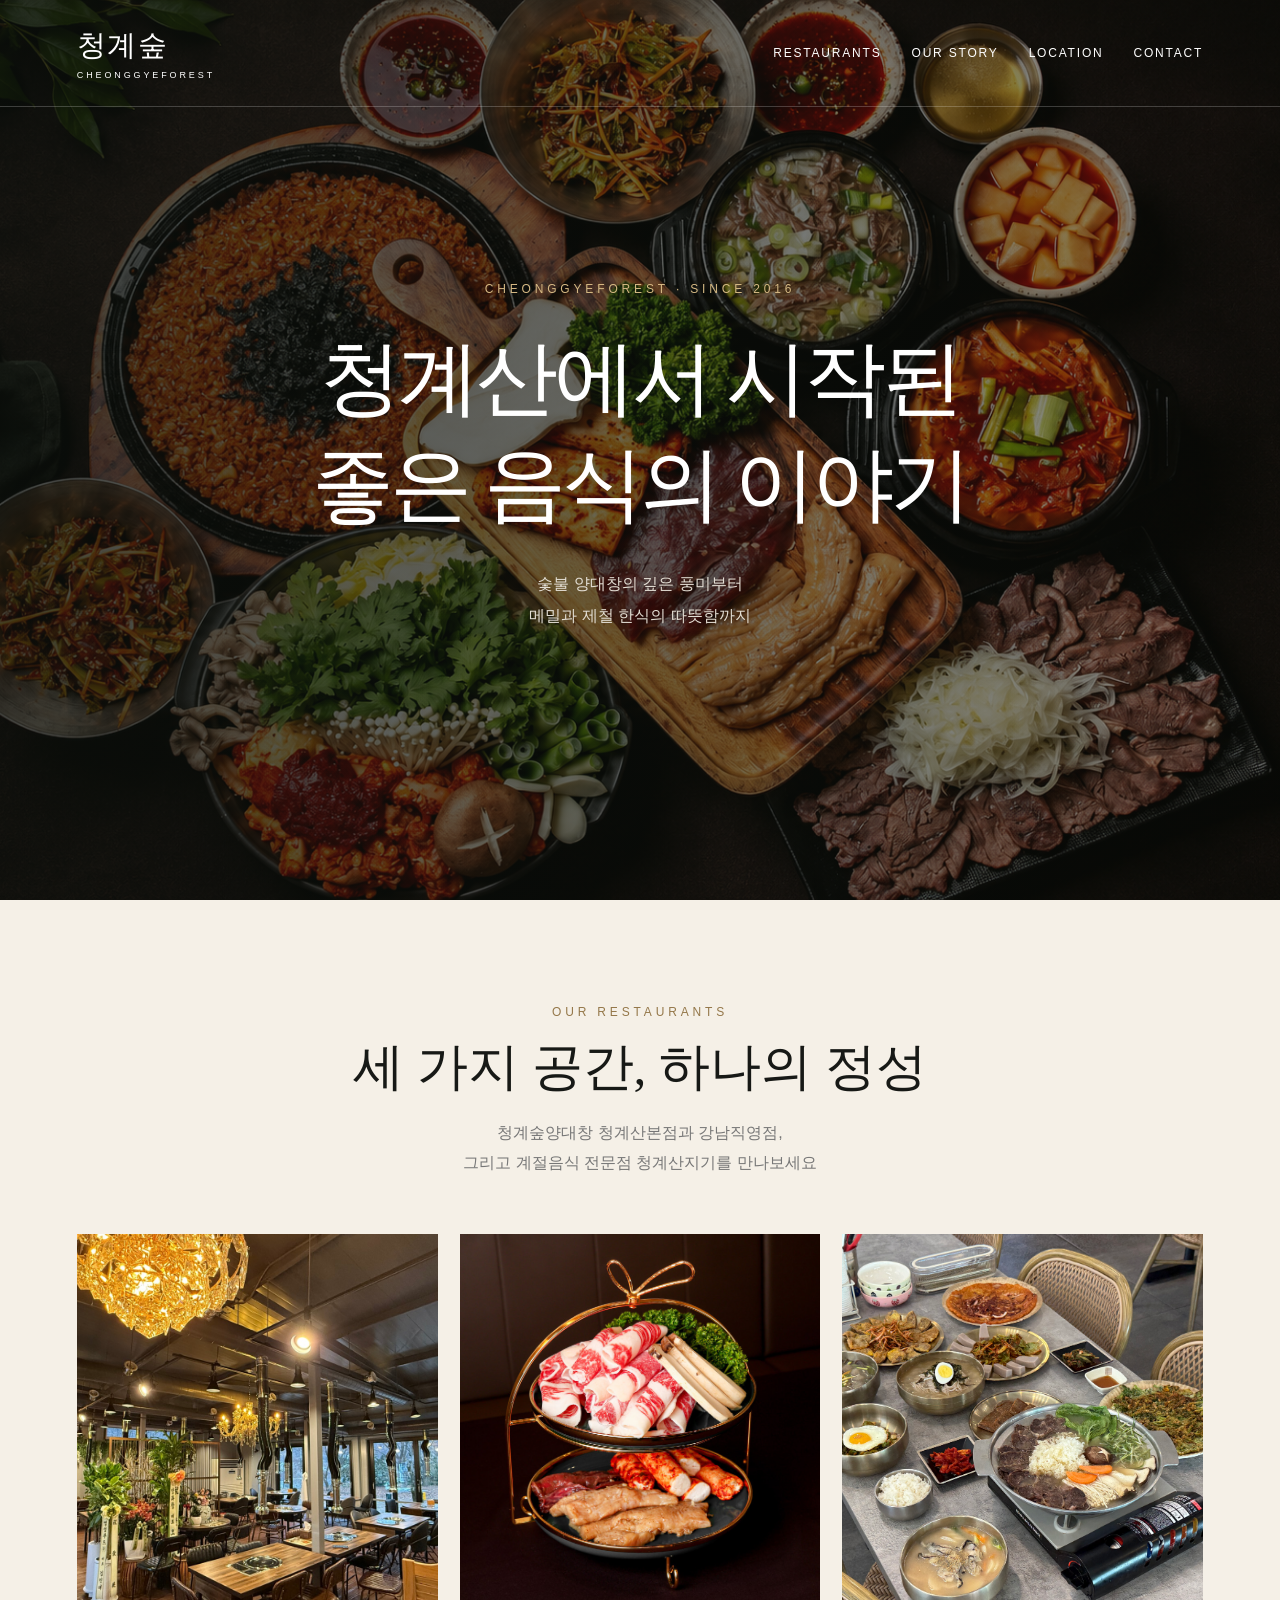
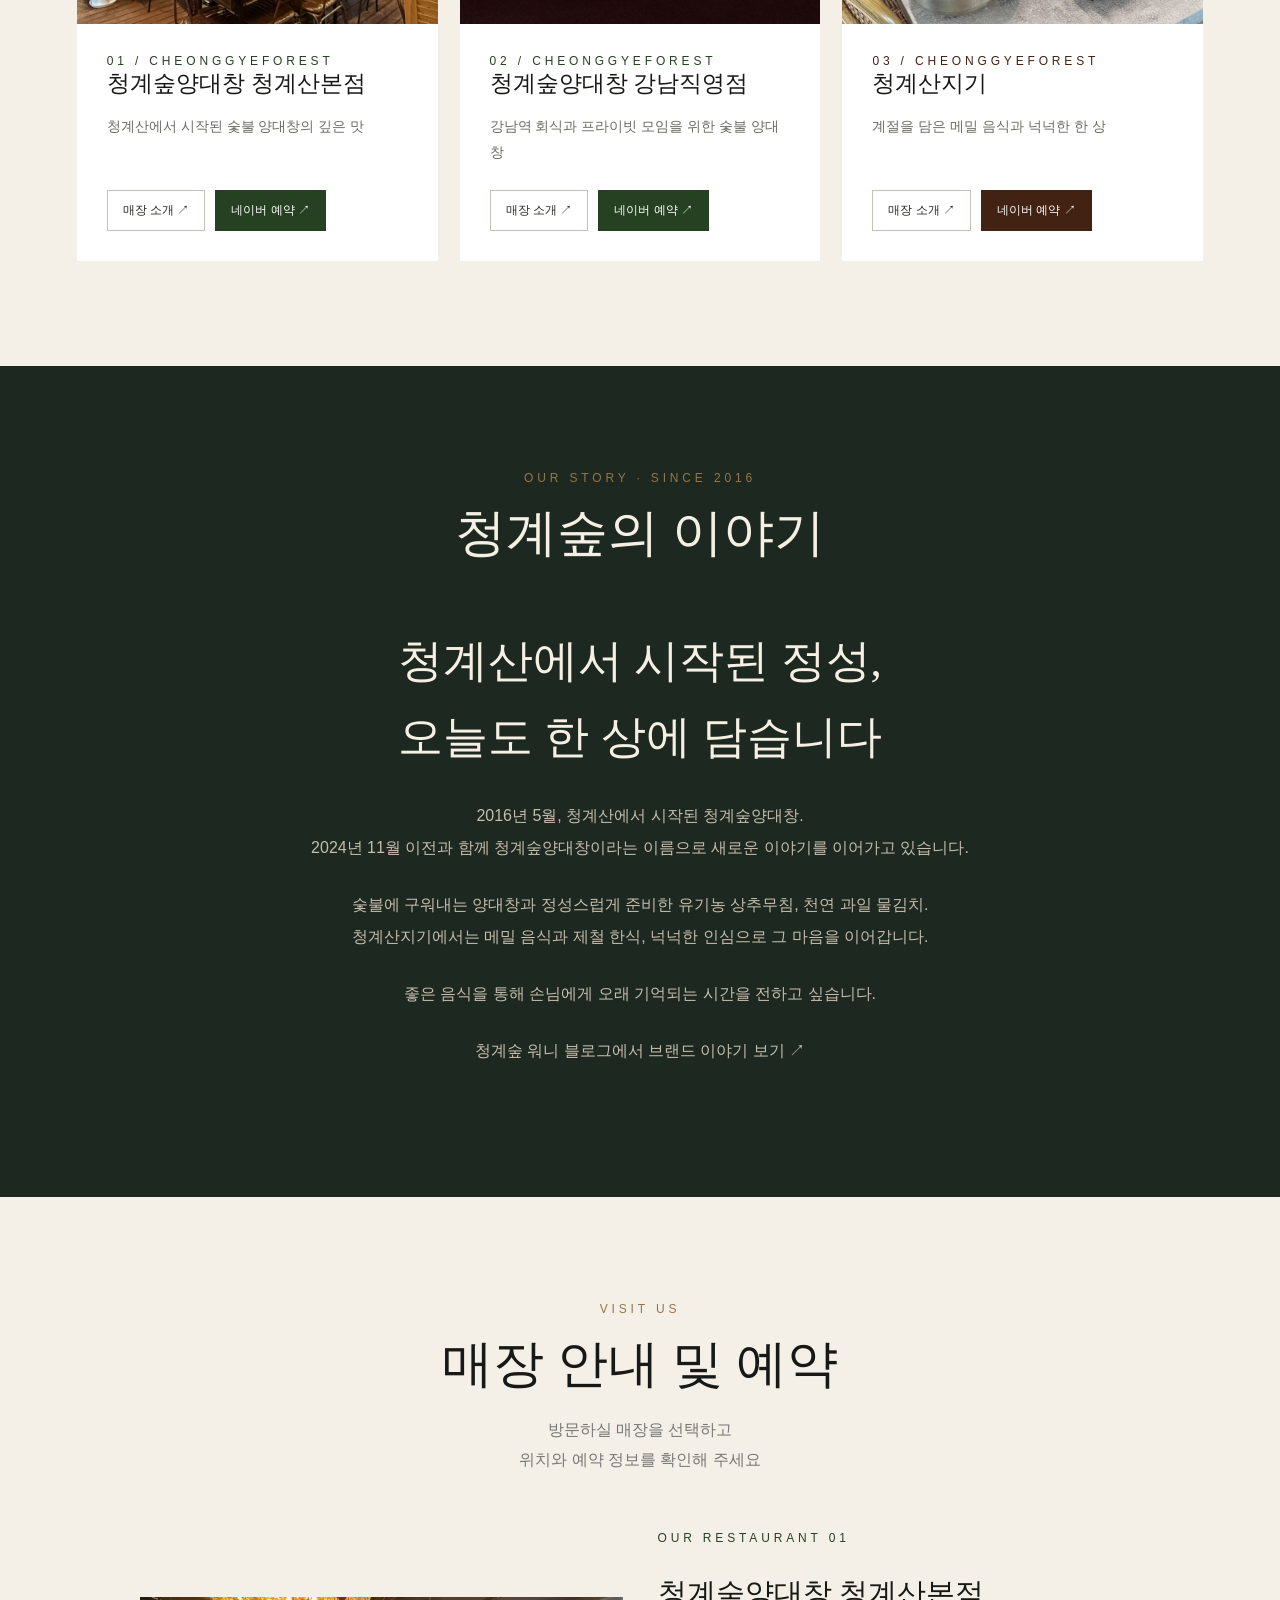
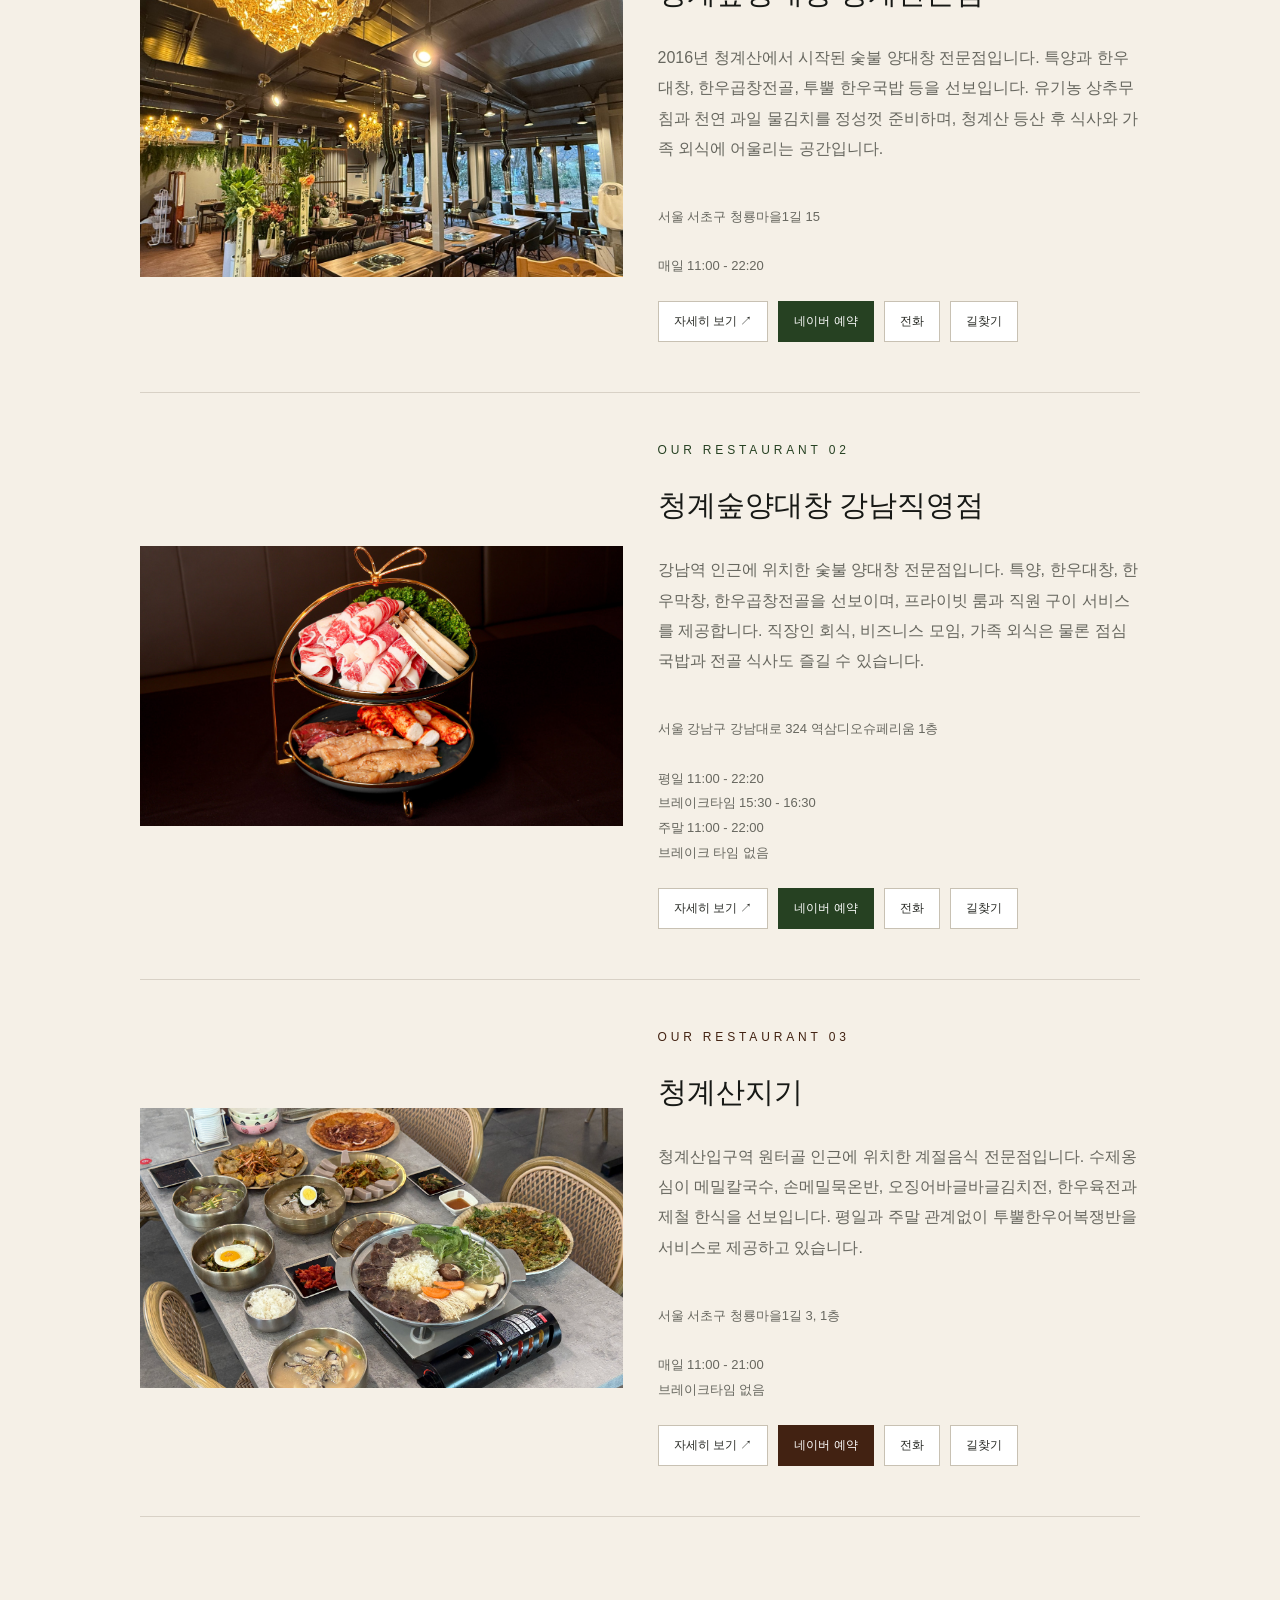
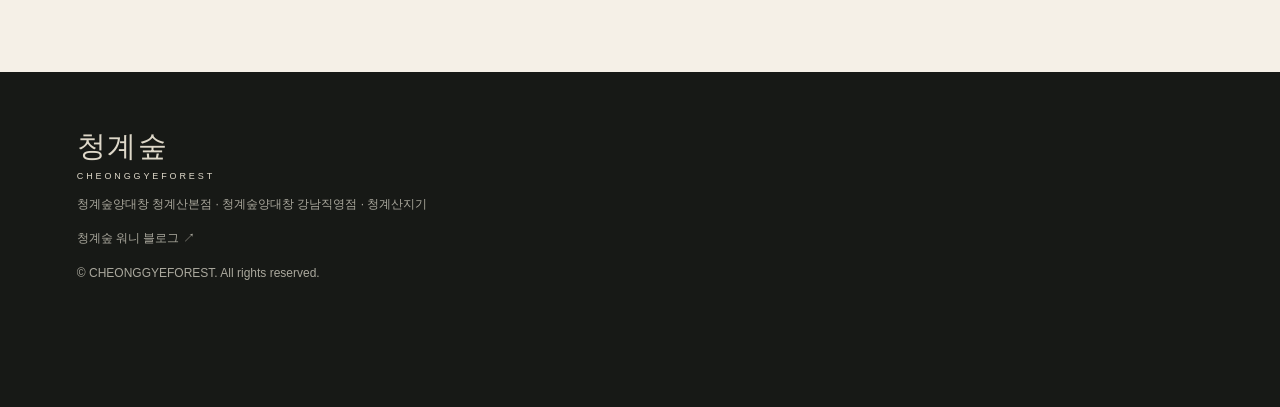
<file: index.html>
<!DOCTYPE html>
<html lang="ko">

<head>
  <!-- ==================================================
       01. 기본 설정
       ================================================== -->

  <meta charset="UTF-8">

  <meta
    name="viewport"
    content="width=device-width, initial-scale=1.0"
  >

  <meta
    name="theme-color"
    content="#264122"
  >

  <!-- ==================================================
       02. SEO / AEO / GEO 설정
       ================================================== -->


  <!-- SEO: 페이지 제목 -->
  <title>청계숲양대창 공식 홈페이지 | 청계산본점·강남직영점·청계산지기 </title>

  <!-- SEO / AEO / GEO: 페이지 설명 -->
  <meta
    name="description"
    content="청계숲 공식 홈페이지. 청계숲양대창 청계산본점·강남직영점의 특양·대창구이와 국밥, 청계산지기의 계절음식, 매장 위치와 예약 안내."
  >
  

  <meta
    name="robots"
    content="index, follow"
  >

  <link
    rel="canonical"
    href="https://www.cheonggyeforest.com/"
  >

  <!-- 홈페이지 파비콘 -->
  <link
    rel="icon"
    type="image/png"
    href="/images/favicon.png"
  >

  <!-- 구글 검색 결과 사이트 이름 설정 -->
   <script type="application/ld+json">
  {
    "@context": "https://schema.org",
    "@type": "WebSite",
    "name": "청계숲",
    "alternateName": "CHEONGGYEFOREST",
    "url": "https://cheonggyeforest.vercel.app/"
  }
  </script>

  <meta
    property="og:type"
    content="website"
  >

  <meta
    property="og:title"
    content="CHEONGGYEFOREST | 청계숲"
  >

  <meta
    property="og:description"
    content="2016년 청계산에서 시작된 음식 이야기. 청계숲양대창 청계산본점, 강남직영점, 청계산지기."
  >

  <meta
    property="og:url"
    content="https://cheonggyeforest.vercel.app/"
  >

  <meta
    property="og:locale"
    content="ko_KR"
  >

  <!-- ==================================================
       03. 브랜드 구조화 데이터
       ================================================== -->

  <script type="application/ld+json">
  {
    "@context": "https://schema.org",
    "@type": "WebSite",
    <!-- "@id": "https://cheonggyeforest.vercel.app/#organization", -->
    "name": "청계숲",
    "alternateName": "CHEONGGYEFOREST",
    "url": "https://www.cheonggyeforest.com/",
    "description": "청계숲양대창 청계산본점과 강남직영점, 계절음식 전문점 청계산지기를 운영하는 외식 브랜드",
    "subOrganization": [
      {
        "@type": "Restaurant",
        "name": "청계숲양대창 청계산본점",
        "url": "https://cheonggyeforest.vercel.app/cheonggyesan/"
      },
      {
        "@type": "Restaurant",
        "name": "청계숲양대창 강남직영점",
        "url": "https://cheonggyeforest.vercel.app/gangnam/"
      },
      {
        "@type": "Restaurant",
        "name": "청계산지기",
        "url": "https://cheonggyeforest.vercel.app/jigi/"
      }
    ]
  }
  </script>

  <!-- ==================================================
       04. CSS 연결
       ================================================== -->

  <link
    rel="preconnect"
    href="https://images.unsplash.com"
  >

  <link
    rel="stylesheet"
    href="style.css"
  >
</head>

<body>

  <!-- ==================================================
       05. 상단 메뉴
       ================================================== -->

  <header>
    <a
      class="logo"
      href="#top"
      aria-label="청계숲 홈페이지 상단으로 이동"
    >
      청계숲
      <small>CHEONGGYEFOREST</small>
    </a>

    <button
      id="menuToggle"
      aria-label="메뉴 열기"
      aria-controls="nav"
      aria-expanded="false"
    >
      ☰
    </button>

    <nav id="nav">
      <a href="#restaurants">RESTAURANTS</a>
      <a href="#story">OUR STORY</a>
      <a href="#locations">LOCATION</a>
      <a href="#footer">CONTACT</a>
    </nav>
  </header>

  <main>

    <!-- ================================================
         06. 메인 배너
         ================================================ -->

    <div class="hero" id="top">
      <div class="hero-inner">

        <div class="eyebrow">
          CHEONGGYEFOREST · SINCE 2016
        </div>

        <h1 class="serif">
          청계산에서 시작된<br>
          좋은 음식의 이야기
        </h1>

        <p>
          숯불 양대창의 깊은 풍미부터<br>
          메밀과 제철 한식의 따뜻함까지
        </p>

      </div>
    </div>

    <!-- ================================================
         07. 세 매장 소개
         ★ 실제 카드 내용은 script.js에서 출력
         ================================================ -->

    <section id="restaurants">
      <div class="section-head">

        <div class="eyebrow">
          OUR RESTAURANTS
        </div>

        <h2 class="serif">
          세 가지 공간, 하나의 정성
        </h2>

        <p>
          청계숲양대창 청계산본점과 강남직영점,<br>
          그리고 계절음식 전문점 청계산지기를 만나보세요
        </p>

      </div>

      <div
        class="restaurant-grid"
        id="restaurantGrid"
      ></div>
    </section>

    <!-- ================================================
         08. 브랜드 스토리
         ================================================ -->

    <section class="story" id="story">
      <div class="section-head">

        <div class="eyebrow">
          OUR STORY · SINCE 2016
        </div>

        <h2 class="serif">
          청계숲의 이야기
        </h2>

      </div>

      <div class="story-quote serif">
        청계산에서 시작된 정성,<br>
        오늘도 한 상에 담습니다
      </div>

      <p class="story-note">
        2016년 5월, 청계산에서 시작된 청계숲양대창.<br>
        2024년 11월 이전과 함께 청계숲양대창이라는
        이름으로 새로운 이야기를 이어가고 있습니다.
      </p>

      <p class="story-note">
        숯불에 구워내는 양대창과 정성스럽게 준비한
        유기농 상추무침, 천연 과일 물김치.<br>
        청계산지기에서는 메밀 음식과 제철 한식,
        넉넉한 인심으로 그 마음을 이어갑니다.
      </p>

      <p class="story-note">
        좋은 음식을 통해 손님에게
        오래 기억되는 시간을 전하고 싶습니다.
      </p>

      <p class="story-note">
        <a
          href="https://blog.naver.com/cheonggye_woni"
          target="_blank"
          rel="noopener noreferrer"
        >
          청계숲 워니 블로그에서 브랜드 이야기 보기 ↗
        </a>
      </p>
    </section>

    <!-- ================================================
         09. 매장 상세 정보
         ★ 실제 내용은 script.js에서 출력
         ================================================ -->

    <section id="locations">
      <div class="section-head">

        <div class="eyebrow">
          VISIT US
        </div>

        <h2 class="serif">
          매장 안내 및 예약
        </h2>

        <p>
          방문하실 매장을 선택하고<br>
          위치와 예약 정보를 확인해 주세요
        </p>

      </div>

      <div
        class="details"
        id="details"
      ></div>
    </section>

  </main>

  <!-- ==================================================
       10. 하단 정보
       ================================================== -->

  <footer id="footer">

    <div class="logo">
      청계숲
      <small>CHEONGGYEFOREST</small>
    </div>

    <p>
      청계숲양대창 청계산본점 ·
      청계숲양대창 강남직영점 ·
      청계산지기
    </p>

    <p>
      <a
        href="https://blog.naver.com/cheonggye_woni"
        target="_blank"
        rel="noopener noreferrer"
      >
        청계숲 워니 블로그 ↗
      </a>
    </p>

    <p>
      © CHEONGGYEFOREST. All rights reserved.
    </p>

  </footer>

  <!-- ==================================================
       11. 모바일 하단 버튼
       ================================================== -->

  <div class="mobile-actions">
    <button id="mobileCall">
      ☎ 전화하기
    </button>

    <button id="mobileDirections">
      ↗ 길찾기
    </button>
  </div>

  <!-- ==================================================
       12. 매장 선택창
       ================================================== -->

  <div class="modal" id="chooser">
    <div class="panel">

      <div class="panel-head">
        <h3 id="chooserTitle">
          매장 선택
        </h3>

        <button
          class="btn"
          data-close="chooser"
        >
          닫기 ×
        </button>
      </div>

      <div id="chooserOptions"></div>

    </div>
  </div>

  <!-- 알림 메시지 -->
  <div class="toast" id="toast"></div>

  <!-- ==================================================
       14. JavaScript 연결
       ================================================== -->

  <script src="script.js"></script>

</body>
</html>
</file>
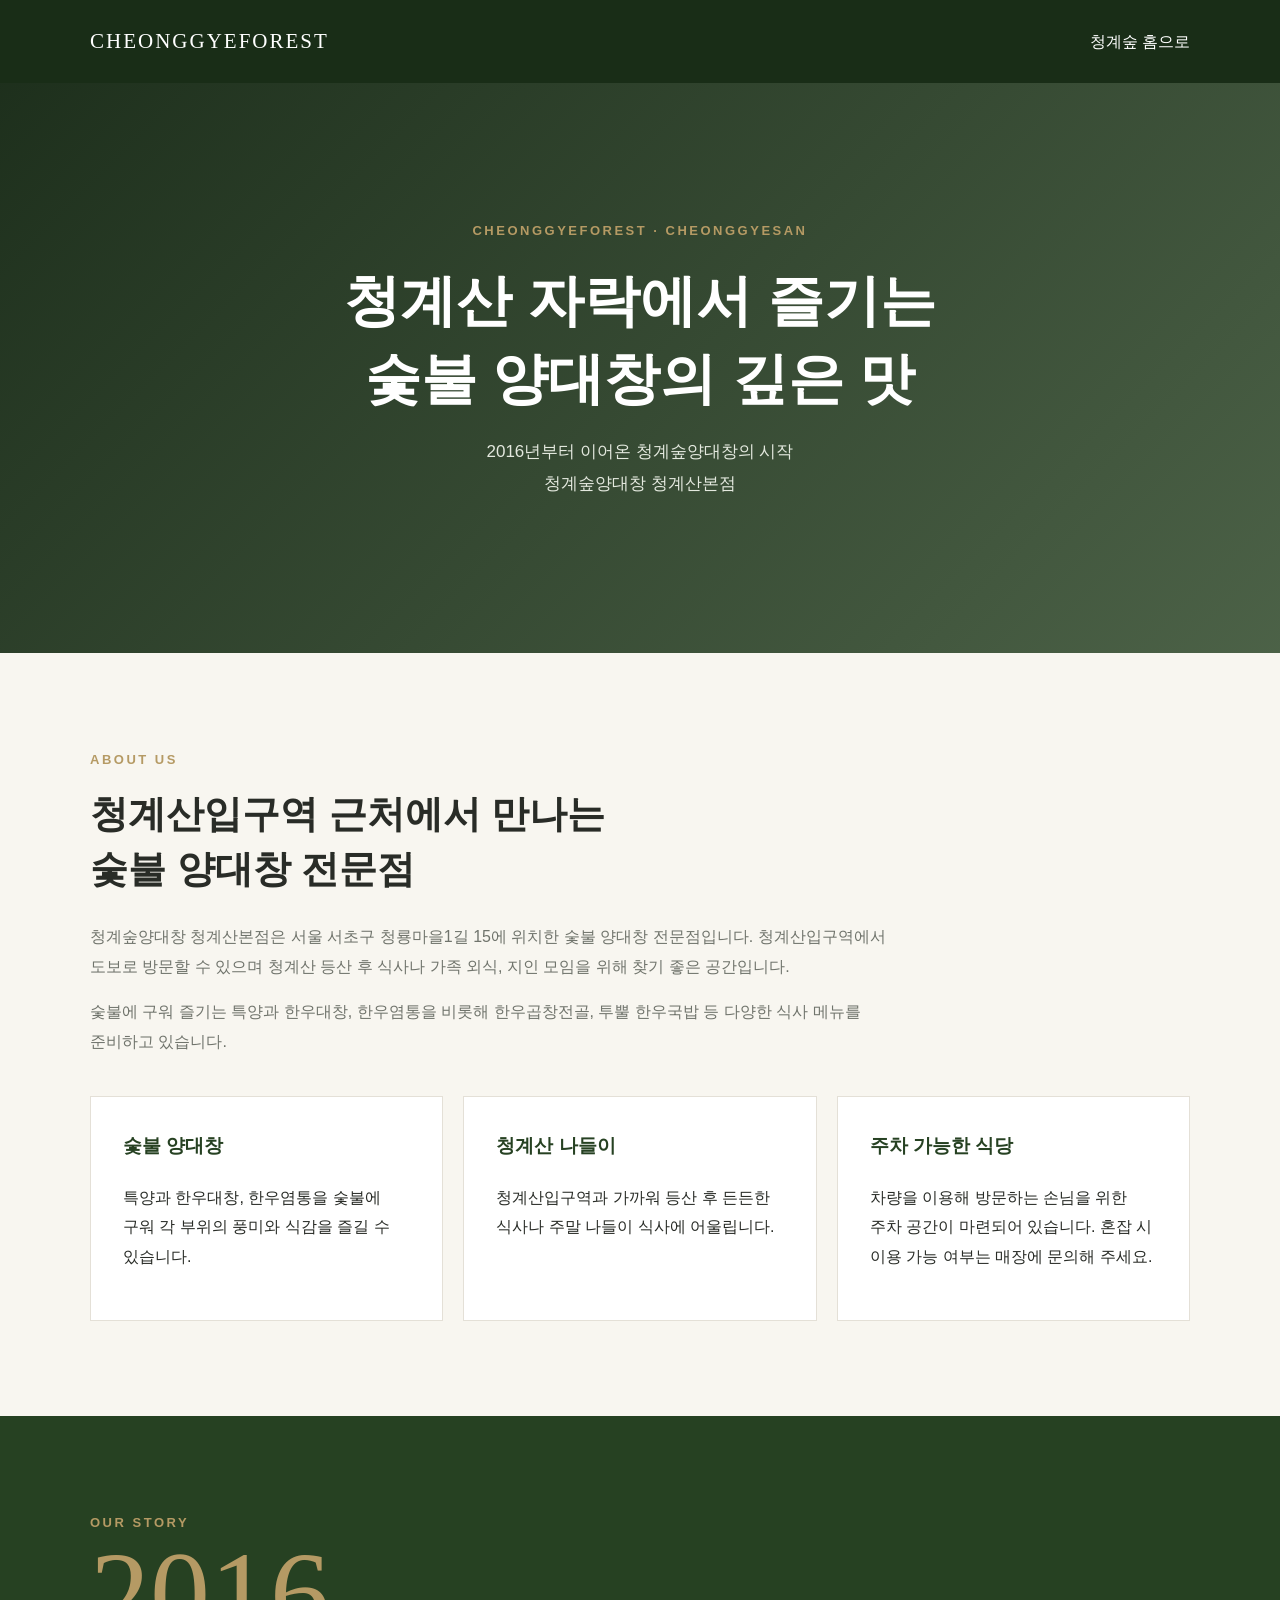
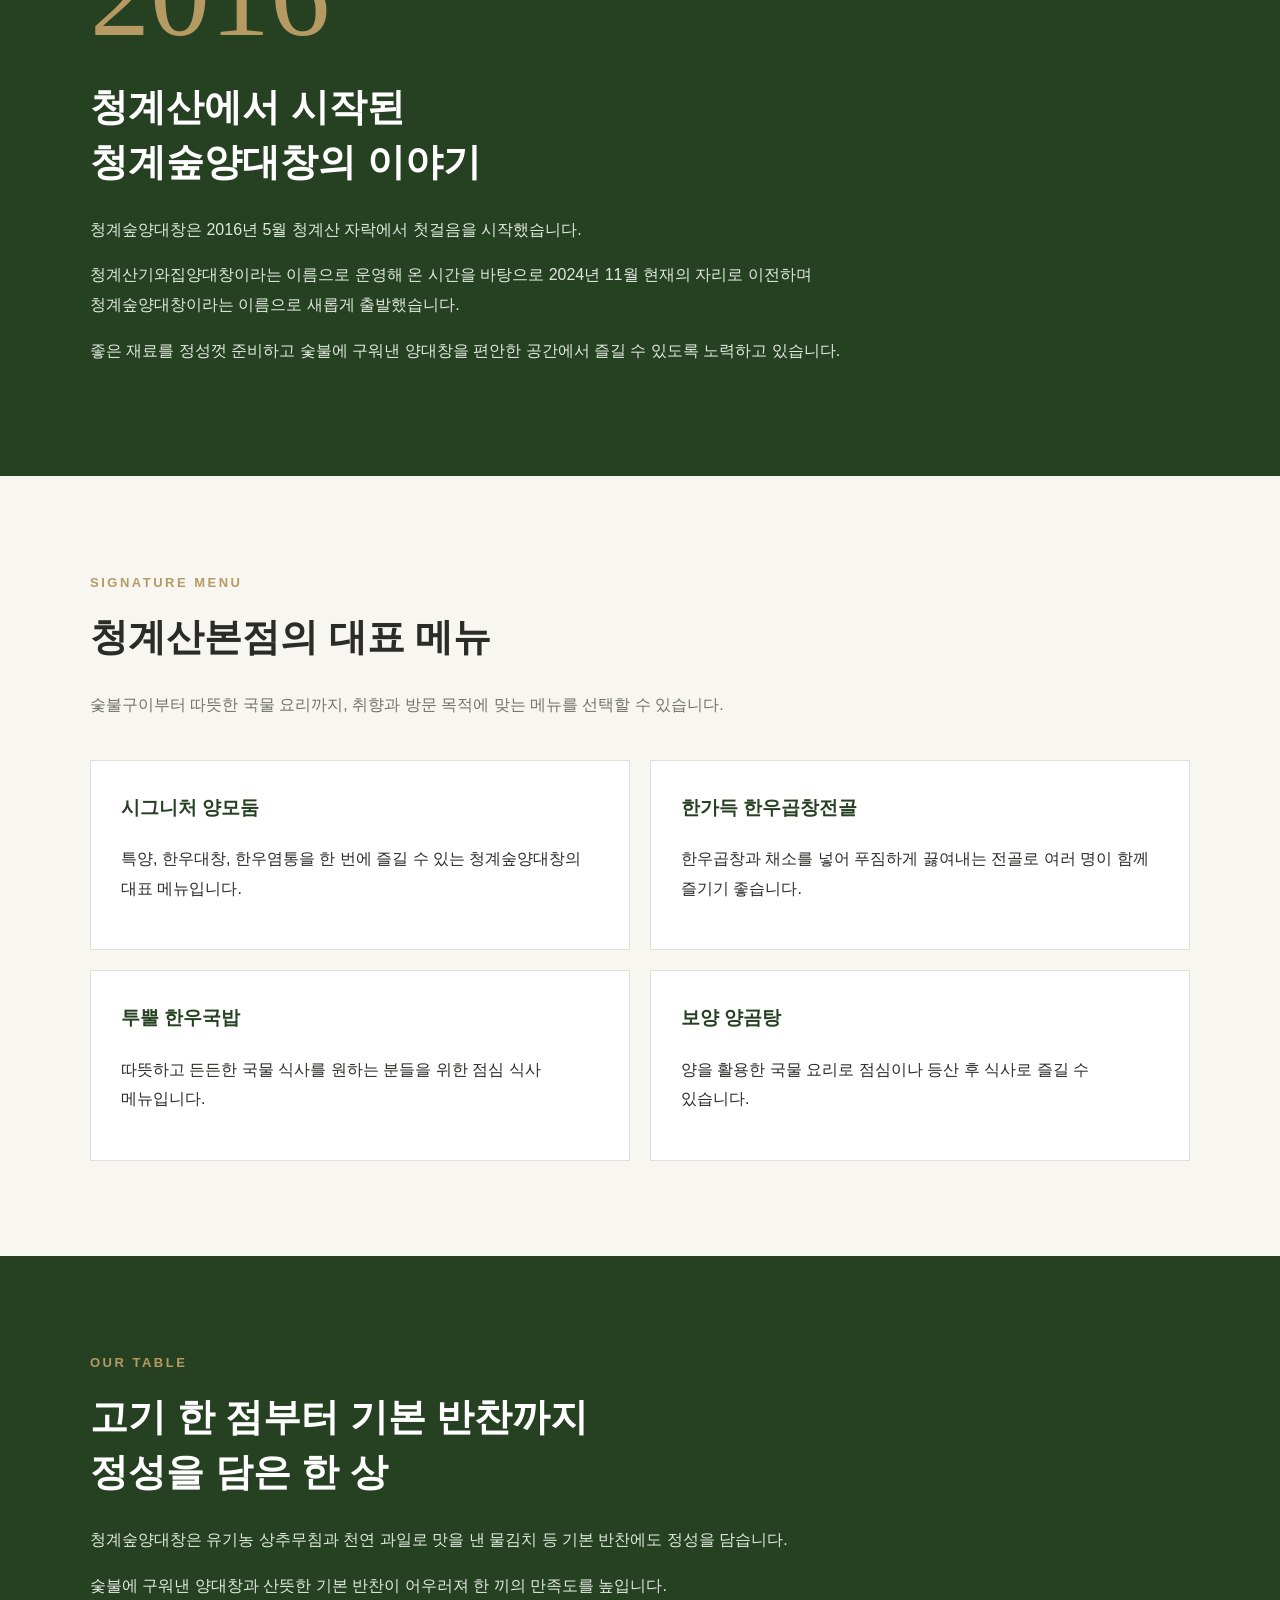
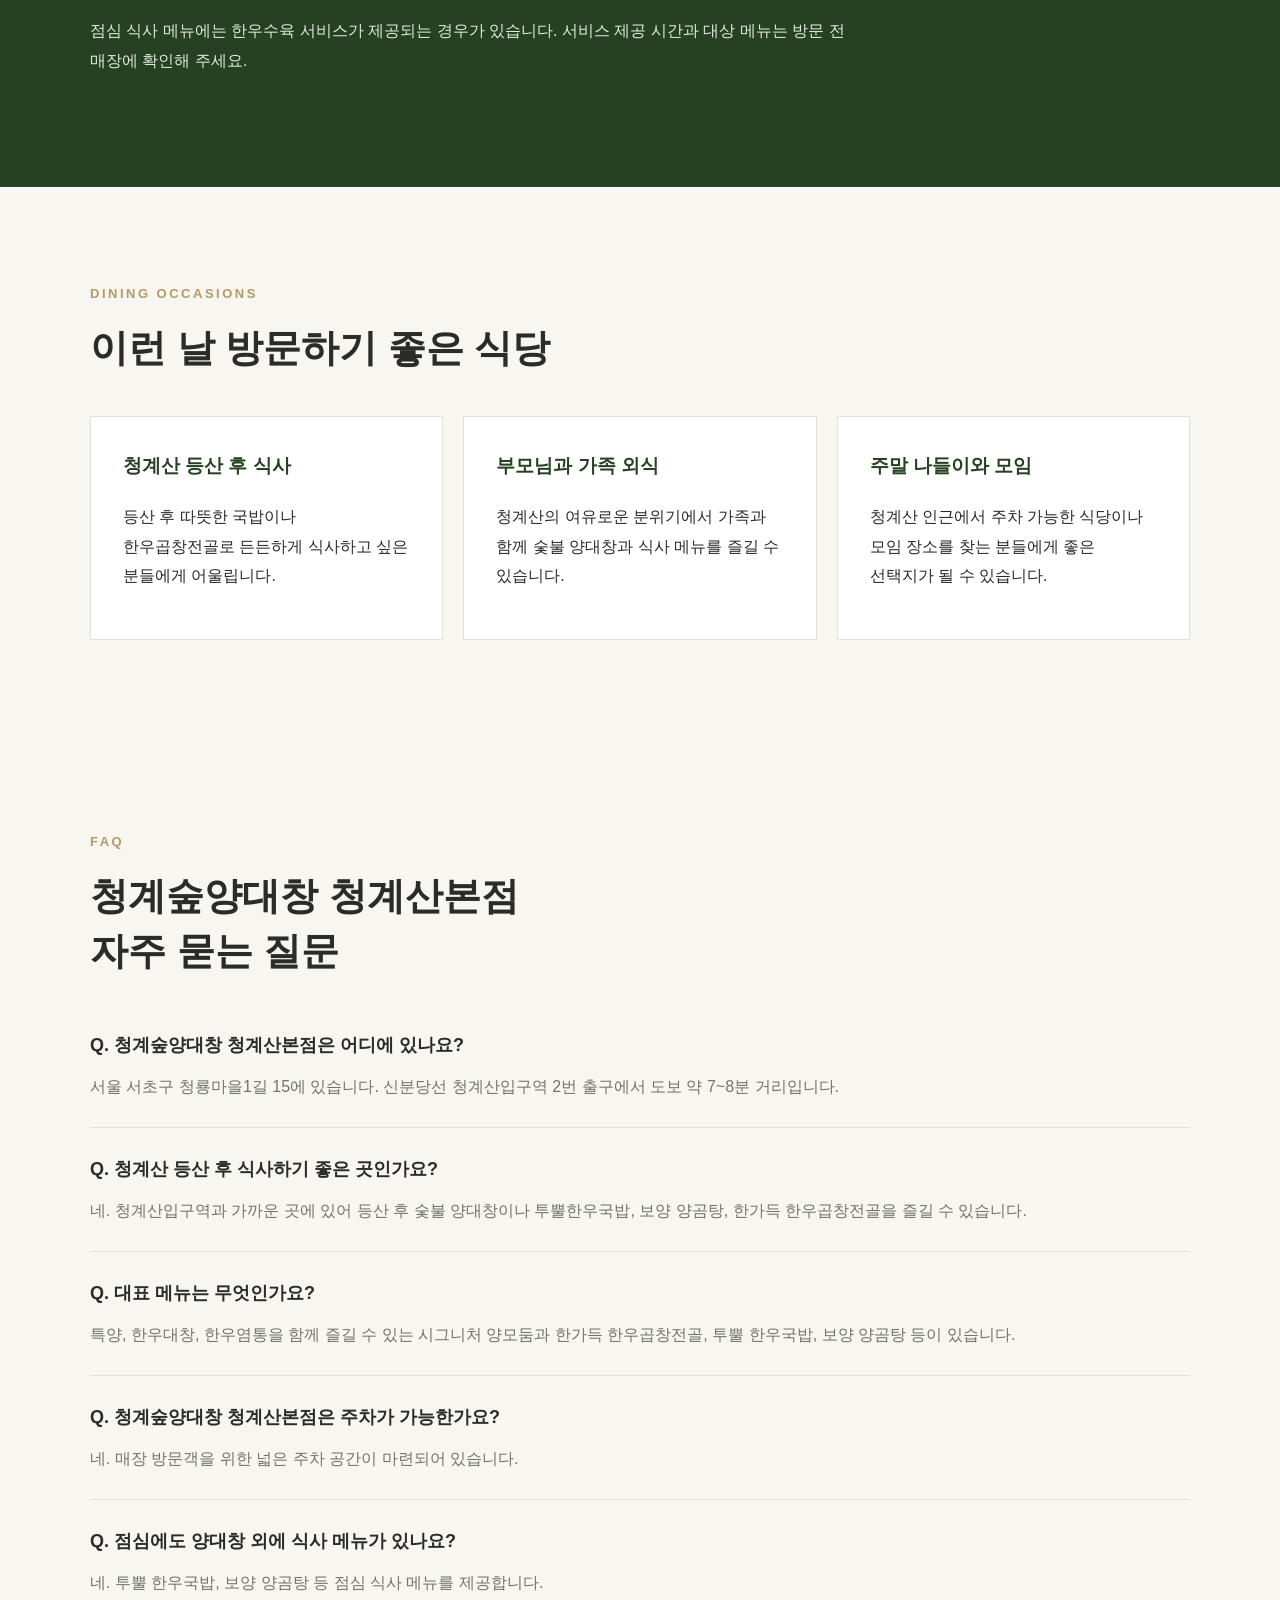
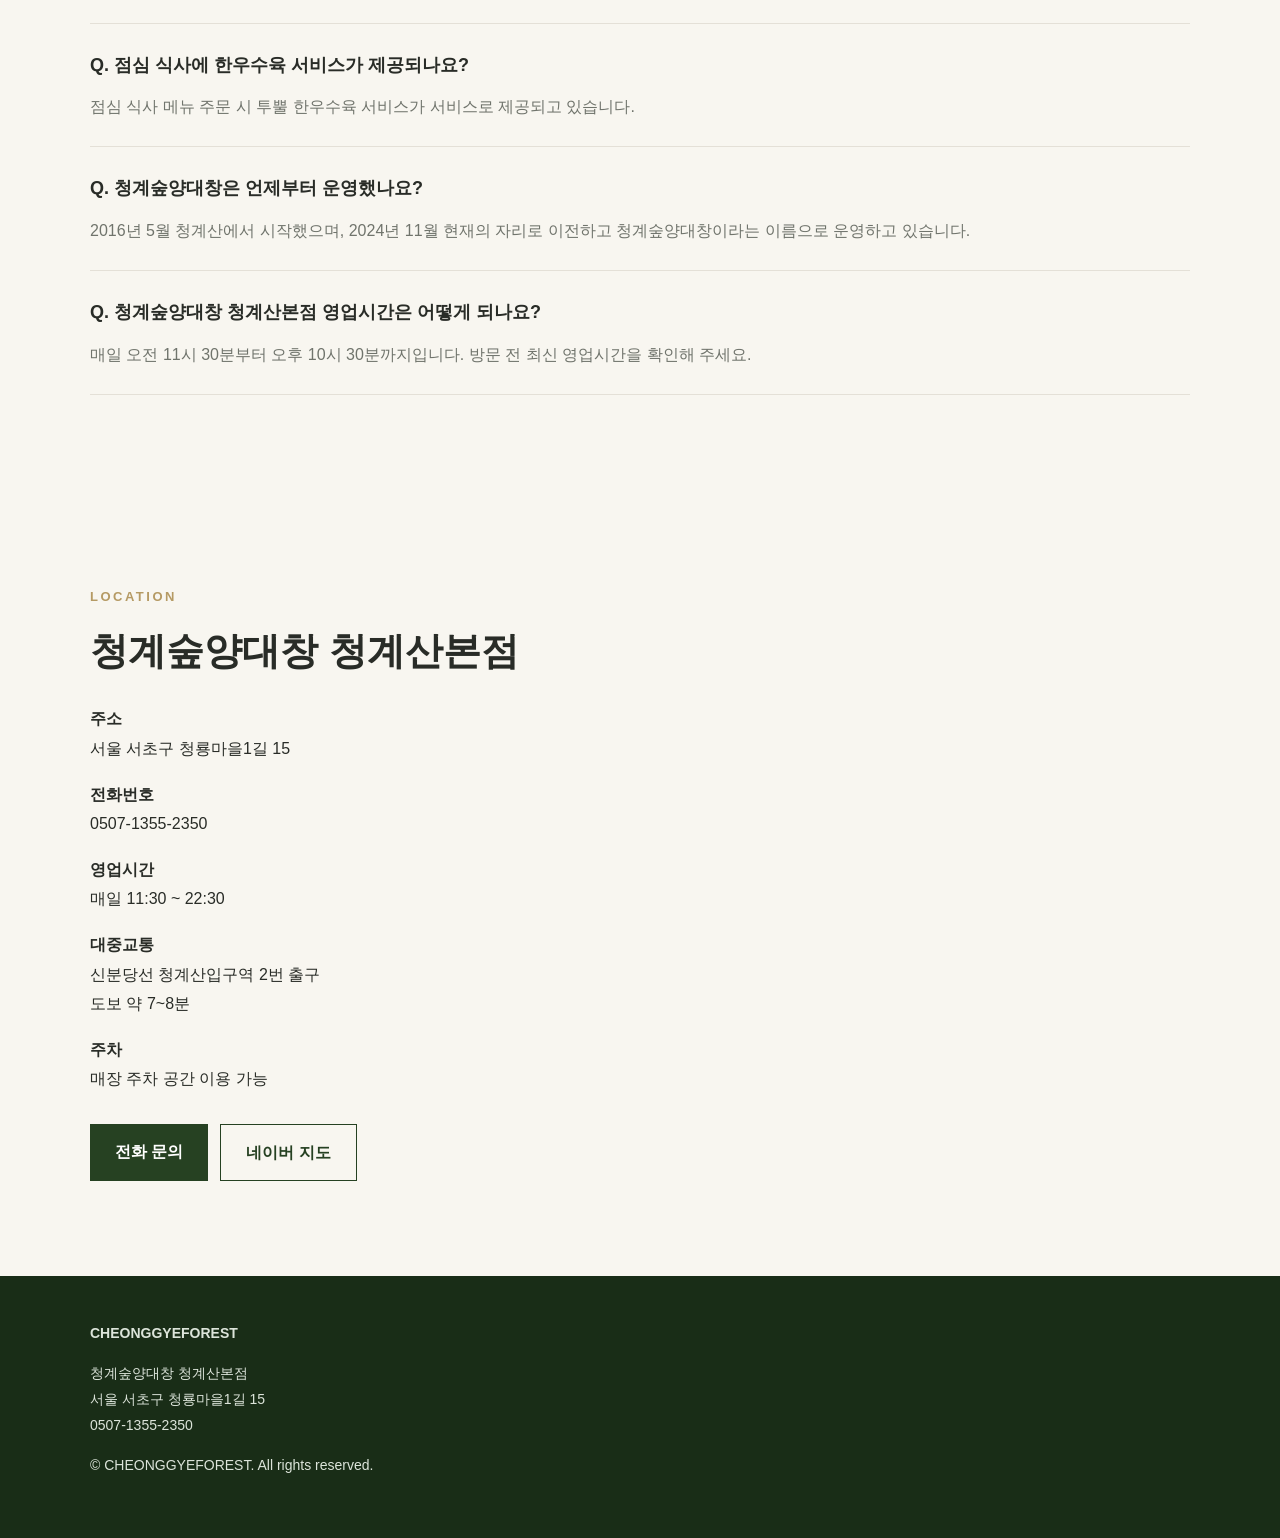
<file: cheonggyesan/index.html>
<!DOCTYPE html>
<html lang="ko">

<head>
  <meta charset="UTF-8">
  <meta name="viewport" content="width=device-width, initial-scale=1.0">

  <!-- ==================================================
       01. 검색엔진 기본 정보 ★ 수정 가능
       ================================================== -->

  <title>
    청계산 맛집·양대창·등산 후 식사 |
    청계숲양대창 청계산본점
  </title>

  <meta
    name="description"
    content="청계산입구역 인근 숯불 양대창 전문점 청계숲양대창 청계산본점. 시그니처 양모둠, 한우곱창전골, 투뿔 한우국밥. 청계산 등산 후 식사, 가족 외식, 단체 모임에 좋은 주차 가능한 식당."
  >

  <meta
    name="robots"
    content="index, follow"
  >

  <link
    rel="canonical"
    href="https://www.cheonggyeforest.com/cheonggyesan/"
  >
  <!-- 홈페이지 파비콘 -->
  <link
    rel="icon"
    type="image/png"
    href="/images/favicon.png"
  >
  <!-- SNS 공유 정보 -->
  <meta
    property="og:type"
    content="website"
  >

  <meta
    property="og:title"
    content="청계숲양대창 청계산본점 | 청계산 숯불 양대창 맛집"
  >

  <meta
    property="og:description"
    content="청계산 자락에서 즐기는 숯불 양대창. 청계산입구역 인근, 주차 가능, 점심 국밥과 한우곱창전골."
  >

  <meta
    property="og:url"
    content="https://cheonggyeforest.vercel.app/cheonggyesan/"
  >

  <!-- ==================================================
       02. Restaurant 구조화 데이터 (GEO / SEO)

       영업시간, 주소, 전화번호 변경 시
       이 구역도 함께 수정하세요.
       ================================================== -->

  <script type="application/ld+json">
  {
    "@context": "https://schema.org",
    "@type": "Restaurant",
    "@id": "https://cheonggyeforest.vercel.app/cheonggyesan/#restaurant",
    "name": "청계숲양대창 청계산본점",
    "alternateName": "Cheonggyeforest Cheonggyesan",
    "url": "https://cheonggyeforest.vercel.app/cheonggyesan/",
    "description": "서울 서초구 청계산입구역 인근에 위치한 숯불 양대창 전문점. 시그니처 양모둠, 한우곱창전골, 투뿔 한우국밥 등을 제공하며 청계산 등산 후 식사와 가족 외식, 단체 모임에 적합한 식당입니다.",
    "telephone": "+82-507-1355-2350",
    "servesCuisine": [
      "한식",
      "숯불 양대창",
      "한우 내장구이"
    ],
    "address": {
      "@type": "PostalAddress",
      "streetAddress": "청룡마을1길 15",
      "addressLocality": "서초구",
      "addressRegion": "서울특별시",
      "addressCountry": "KR"
    },
    "hasMap": "https://map.naver.com/p/search/청계숲양대창%20청계산본점",
    "openingHoursSpecification": [
      {
        "@type": "OpeningHoursSpecification",
        "dayOfWeek": [
          "Monday",
          "Tuesday",
          "Wednesday",
          "Thursday",
          "Friday",
          "Saturday",
          "Sunday"
        ],
        "opens": "11:30",
        "closes": "22:30"
      }
    ],
    "amenityFeature": [
      {
        "@type": "LocationFeatureSpecification",
        "name": "주차 가능",
        "value": true
      },
      {
        "@type": "LocationFeatureSpecification",
        "name": "단체 이용 가능",
        "value": true
      }
    ]
  }
  </script>

  <!-- ==================================================
       03. 디자인 ★ 브랜드 컬러 #264122
       ================================================== -->

  <style>
    :root {
      --forest: #264122;
      --forest-dark: #192d17;
      --ivory: #f8f6f0;
      --gold: #b59a64;
      --text: #292c27;
      --muted: #70746c;
      --line: #e4e0d7;
    }

    * {
      box-sizing: border-box;
    }

    html {
      scroll-behavior: smooth;
    }

    body {
      margin: 0;
      background: var(--ivory);
      color: var(--text);
      font-family: "Pretendard", "Noto Sans KR", sans-serif;
      line-height: 1.85;
      word-break: keep-all;
    }

    a {
      color: inherit;
      text-decoration: none;
    }

    .container {
      width: min(1100px, 90%);
      margin: 0 auto;
    }

    /* 상단 메뉴 */
    header {
      background: var(--forest-dark);
      color: #fff;
      padding: 22px 0;
    }

    .header-inner {
      display: flex;
      align-items: center;
      justify-content: space-between;
      gap: 20px;
    }

    .logo {
      font-family: Georgia, serif;
      font-size: 21px;
      letter-spacing: 2px;
    }

    /* 메인 배너 */
    .hero {
      min-height: 570px;
      display: flex;
      align-items: center;
      justify-content: center;
      text-align: center;
      padding: 90px 20px;
      background:
        linear-gradient(
          135deg,
          rgba(18, 37, 17, 0.95),
          rgba(38, 65, 34, 0.82)
        );
      color: white;
    }

    .hero h1 {
      font-size: clamp(30px, 5vw, 56px);
      line-height: 1.4;
      margin: 18px 0;
    }

    .hero p {
      color: #e4e9df;
      font-size: 17px;
    }

    .eyebrow {
      font-size: 13px;
      font-weight: 600;
      letter-spacing: 2.5px;
      color: var(--gold);
    }

    /* 공통 섹션 */
    section {
      padding: 95px 0;
    }

    .section-title {
      font-size: clamp(27px, 3vw, 38px);
      line-height: 1.45;
      margin: 15px 0 25px;
    }

    .section-desc {
      max-width: 800px;
      color: var(--muted);
    }

    .dark-section {
      background: var(--forest);
      color: white;
    }

    .dark-section .section-desc {
      color: #e0e9dd;
    }

    /* 정보 카드 */
    .feature-grid {
      display: grid;
      grid-template-columns: repeat(3, 1fr);
      gap: 20px;
      margin-top: 40px;
    }

    .feature {
      padding: 32px;
      background: white;
      border: 1px solid var(--line);
    }

    .feature h3 {
      margin-top: 0;
      color: var(--forest);
    }

    /* 메뉴 카드 */
    .menu-grid {
      display: grid;
      grid-template-columns: repeat(2, 1fr);
      gap: 20px;
      margin-top: 40px;
    }

    .menu-item {
      background: white;
      border: 1px solid var(--line);
      padding: 30px;
    }

    .menu-item h3 {
      margin-top: 0;
      color: var(--forest);
    }

    /* 브랜드 이야기 */
    .story-year {
      font-family: Georgia, serif;
      font-size: clamp(60px, 10vw, 120px);
      line-height: 1;
      color: var(--gold);
      margin-bottom: 25px;
    }

    /* FAQ */
    .faq {
      padding: 25px 0;
      border-bottom: 1px solid var(--line);
    }

    .faq h3 {
      margin: 0 0 10px;
      font-size: 18px;
    }

    .faq p {
      margin: 0;
      color: var(--muted);
    }

    /* 버튼 */
    .buttons {
      display: flex;
      flex-wrap: wrap;
      gap: 12px;
      margin-top: 30px;
    }

    .button {
      display: inline-block;
      background: var(--forest);
      color: white;
      padding: 13px 25px;
      font-weight: 600;
    }

    .button.outline {
      background: transparent;
      color: var(--forest);
      border: 1px solid var(--forest);
    }

    /* 하단 */
    footer {
      background: var(--forest-dark);
      color: #dce4da;
      padding: 45px 0;
      font-size: 14px;
    }

    /* 모바일 */
    @media (max-width: 768px) {
      section {
        padding: 65px 0;
      }

      .feature-grid,
      .menu-grid {
        grid-template-columns: 1fr;
      }

      .header-inner {
        flex-direction: column;
      }

      .hero {
        min-height: 450px;
      }
    }
  </style>
</head>

<body>

  <!-- ==================================================
       04. 상단 메뉴
       ================================================== -->

  <header>
    <div class="container header-inner">

      <a class="logo" href="../index.html">
        CHEONGGYEFOREST
      </a>

      <nav>
        <a href="../index.html">
          청계숲 홈으로
        </a>
      </nav>

    </div>
  </header>


  <main>

    <!-- ================================================
         05. 메인 소개 ★ 문구 수정 가능
         ================================================ -->

    <div class="hero">
      <div class="container">

        <div class="eyebrow">
          CHEONGGYEFOREST · CHEONGGYESAN
        </div>

        <h1>
          청계산 자락에서 즐기는<br>
          숯불 양대창의 깊은 맛
        </h1>

        <p>
          2016년부터 이어온 청계숲양대창의 시작<br>
          청계숲양대창 청계산본점
        </p>

      </div>
    </div>


    <!-- ================================================
         06. 매장 소개
         ================================================ -->

    <section id="about">
      <div class="container">

        <div class="eyebrow">ABOUT US</div>

        <h2 class="section-title">
          청계산입구역 근처에서 만나는<br>
          숯불 양대창 전문점
        </h2>

        <p class="section-desc">
          청계숲양대창 청계산본점은
          서울 서초구 청룡마을1길 15에 위치한
          숯불 양대창 전문점입니다.
          청계산입구역에서 도보로 방문할 수 있으며
          청계산 등산 후 식사나 가족 외식,
          지인 모임을 위해 찾기 좋은 공간입니다.
        </p>

        <p class="section-desc">
          숯불에 구워 즐기는 특양과 한우대창,
          한우염통을 비롯해 한우곱창전골,
          투뿔 한우국밥 등
          다양한 식사 메뉴를 준비하고 있습니다.
        </p>

        <div class="feature-grid">

          <div class="feature">
            <h3>숯불 양대창</h3>
            <p>
              특양과 한우대창, 한우염통을
              숯불에 구워 각 부위의
              풍미와 식감을 즐길 수 있습니다.
            </p>
          </div>

          <div class="feature">
            <h3>청계산 나들이</h3>
            <p>
              청계산입구역과 가까워
              등산 후 든든한 식사나
              주말 나들이 식사에 어울립니다.
            </p>
          </div>

          <div class="feature">
            <h3>주차 가능한 식당</h3>
            <p>
              차량을 이용해 방문하는 손님을 위한
              주차 공간이 마련되어 있습니다.
              혼잡 시 이용 가능 여부는
              매장에 문의해 주세요.
            </p>
          </div>

        </div>

      </div>
    </section>


    <!-- ================================================
         07. 브랜드 이야기
         ================================================ -->

    <section class="dark-section" id="story">
      <div class="container">

        <div class="eyebrow">OUR STORY</div>

        <div class="story-year">2016</div>

        <h2 class="section-title">
          청계산에서 시작된<br>
          청계숲양대창의 이야기
        </h2>

        <p class="section-desc">
          청계숲양대창은
          2016년 5월 청계산 자락에서
          첫걸음을 시작했습니다.
        </p>

        <p class="section-desc">
          청계산기와집양대창이라는 이름으로
          운영해 온 시간을 바탕으로
          2024년 11월 현재의 자리로 이전하며
          청계숲양대창이라는 이름으로
          새롭게 출발했습니다.
        </p>

        <p class="section-desc">
          좋은 재료를 정성껏 준비하고
          숯불에 구워낸 양대창을
          편안한 공간에서 즐길 수 있도록
          노력하고 있습니다.
        </p>

      </div>
    </section>


    <!-- ================================================
         08. 대표 메뉴
         ================================================ -->

    <section id="menu">
      <div class="container">

        <div class="eyebrow">SIGNATURE MENU</div>

        <h2 class="section-title">
          청계산본점의 대표 메뉴
        </h2>

        <p class="section-desc">
          숯불구이부터 따뜻한 국물 요리까지,
          취향과 방문 목적에 맞는
          메뉴를 선택할 수 있습니다.
        </p>

        <div class="menu-grid">

          <div class="menu-item">
            <h3>시그니처 양모둠</h3>
            <p>
              특양, 한우대창, 한우염통을
              한 번에 즐길 수 있는
              청계숲양대창의 대표 메뉴입니다.
            </p>
          </div>

          <div class="menu-item">
            <h3>한가득 한우곱창전골</h3>
            <p>
              한우곱창과 채소를 넣어
              푸짐하게 끓여내는 전골로
              여러 명이 함께 즐기기 좋습니다.
            </p>
          </div>

          <div class="menu-item">
            <h3>투뿔 한우국밥</h3>
            <p>
              따뜻하고 든든한 국물 식사를
              원하는 분들을 위한
              점심 식사 메뉴입니다.
            </p>
          </div>

          <div class="menu-item">
            <h3>보양 양곰탕</h3>
            <p>
              양을 활용한 국물 요리로
              점심이나 등산 후 식사로
              즐길 수 있습니다.
            </p>
          </div>

        </div>

      </div>
    </section>


    <!-- ================================================
         09. 기본 반찬과 식사 서비스
         ================================================ -->

    <section class="dark-section" id="food">
      <div class="container">

        <div class="eyebrow">OUR TABLE</div>

        <h2 class="section-title">
          고기 한 점부터 기본 반찬까지<br>
          정성을 담은 한 상
        </h2>

        <p class="section-desc">
          청계숲양대창은
          유기농 상추무침과
          천연 과일로 맛을 낸 물김치 등
          기본 반찬에도 정성을 담습니다.
        </p>

        <p class="section-desc">
          숯불에 구워낸 양대창과
          산뜻한 기본 반찬이 어우러져
          한 끼의 만족도를 높입니다.
        </p>

        <p class="section-desc">
          점심 식사 메뉴에는
          한우수육 서비스가 제공되는 경우가 있습니다.
          서비스 제공 시간과 대상 메뉴는
          방문 전 매장에 확인해 주세요.
        </p>

      </div>
    </section>


    <!-- ================================================
         10. 방문 목적별 안내 (AEO / GEO)
         ================================================ -->

    <section id="occasion">
      <div class="container">

        <div class="eyebrow">DINING OCCASIONS</div>

        <h2 class="section-title">
          이런 날 방문하기 좋은 식당
        </h2>

        <div class="feature-grid">

          <div class="feature">
            <h3>청계산 등산 후 식사</h3>
            <p>
              등산 후 따뜻한 국밥이나
              한우곱창전골로 든든하게
              식사하고 싶은 분들에게
              어울립니다.
            </p>
          </div>

          <div class="feature">
            <h3>부모님과 가족 외식</h3>
            <p>
              청계산의 여유로운 분위기에서
              가족과 함께 숯불 양대창과
              식사 메뉴를 즐길 수 있습니다.
            </p>
          </div>

          <div class="feature">
            <h3>주말 나들이와 모임</h3>
            <p>
              청계산 인근에서
              주차 가능한 식당이나
              모임 장소를 찾는 분들에게
              좋은 선택지가 될 수 있습니다.
            </p>
          </div>

        </div>

      </div>
    </section>


    <!-- ================================================
         11. 자주 묻는 질문 (AEO 핵심)
         ================================================ -->

    <section id="faq">
      <div class="container">

        <div class="eyebrow">FAQ</div>

        <h2 class="section-title">
          청계숲양대창 청계산본점<br>
          자주 묻는 질문
        </h2>

        <div class="faq">
          <h3>
            Q. 청계숲양대창 청계산본점은 어디에 있나요?
          </h3>
          <p>
            서울 서초구 청룡마을1길 15에 있습니다.
            신분당선 청계산입구역 2번 출구에서
            도보 약 7~8분 거리입니다.
          </p>
        </div>

        <div class="faq">
          <h3>
            Q. 청계산 등산 후 식사하기 좋은 곳인가요?
          </h3>
          <p>
            네. 청계산입구역과 가까운 곳에 있어
            등산 후 숯불 양대창이나
            투뿔한우국밥, 보양 양곰탕, 한가득 한우곱창전골을
            즐길 수 있습니다.
          </p>
        </div>

        <div class="faq">
          <h3>
            Q. 대표 메뉴는 무엇인가요?
          </h3>
          <p>
            특양, 한우대창, 한우염통을 함께
            즐길 수 있는 시그니처 양모둠과
            한가득 한우곱창전골, 투뿔 한우국밥,
            보양 양곰탕 등이 있습니다.
          </p>
        </div>

        <div class="faq">
          <h3>
            Q. 청계숲양대창 청계산본점은 주차가 가능한가요?
          </h3>
          <p>
            네. 매장 방문객을 위한
            넓은 주차 공간이 마련되어 있습니다.
          </p>
        </div>

        <div class="faq">
          <h3>
            Q. 점심에도 양대창 외에 식사 메뉴가 있나요?
          </h3>
          <p>
            네. 투뿔 한우국밥,
            보양 양곰탕 등
            점심 식사 메뉴를 제공합니다.
          </p>
        </div>

        <div class="faq">
          <h3>
            Q. 점심 식사에 한우수육 서비스가 제공되나요?
          </h3>
          <p>
            점심 식사 메뉴 주문 시
            투뿔 한우수육 서비스가 서비스로 제공되고 있습니다.
          </p>
        </div>

        <div class="faq">
          <h3>
            Q. 청계숲양대창은 언제부터 운영했나요?
          </h3>
          <p>
            2016년 5월 청계산에서 시작했으며,
            2024년 11월 현재의 자리로 이전하고
            청계숲양대창이라는 이름으로
            운영하고 있습니다.
          </p>
        </div>

        <div class="faq">
          <h3>
            Q. 청계숲양대창 청계산본점 영업시간은 어떻게 되나요?
          </h3>
          <p>
            매일 오전 11시 30분부터
            오후 10시 30분까지입니다.
            방문 전 최신 영업시간을 확인해 주세요.
          </p>
        </div>

      </div>
    </section>


    <!-- ================================================
         12. 위치 및 방문 안내
         ================================================ -->

    <section id="location">
      <div class="container">

        <div class="eyebrow">LOCATION</div>

        <h2 class="section-title">
          청계숲양대창 청계산본점
        </h2>

        <p>
          <strong>주소</strong><br>
          서울 서초구 청룡마을1길 15
        </p>

        <p>
          <strong>전화번호</strong><br>
          0507-1355-2350
        </p>

        <p>
          <strong>영업시간</strong><br>
          매일 11:30 ~ 22:30<br>
        </p>

        <p>
          <strong>대중교통</strong><br>
          신분당선 청계산입구역 2번 출구<br>
          도보 약 7~8분
        </p>

        <p>
          <strong>주차</strong><br>
          매장 주차 공간 이용 가능
        </p>

        <div class="buttons">

          <a
            class="button"
            href="tel:050713552350"
          >
            전화 문의
          </a>

          <a
            class="button outline"
            href="https://map.naver.com/p/search/청계숲양대창%20청계산본점"
            target="_blank"
            rel="noopener noreferrer"
          >
            네이버 지도
          </a>

        </div>

      </div>
    </section>

  </main>


  <!-- ==================================================
       13. 하단
       ================================================== -->

  <footer>
    <div class="container">

      <strong>CHEONGGYEFOREST</strong>

      <p>
        청계숲양대창 청계산본점<br>
        서울 서초구 청룡마을1길 15<br>
        0507-1355-2350
      </p>

      <p>
        © CHEONGGYEFOREST.
        All rights reserved.
      </p>

    </div>
  </footer>

</body>
</html>
</file>
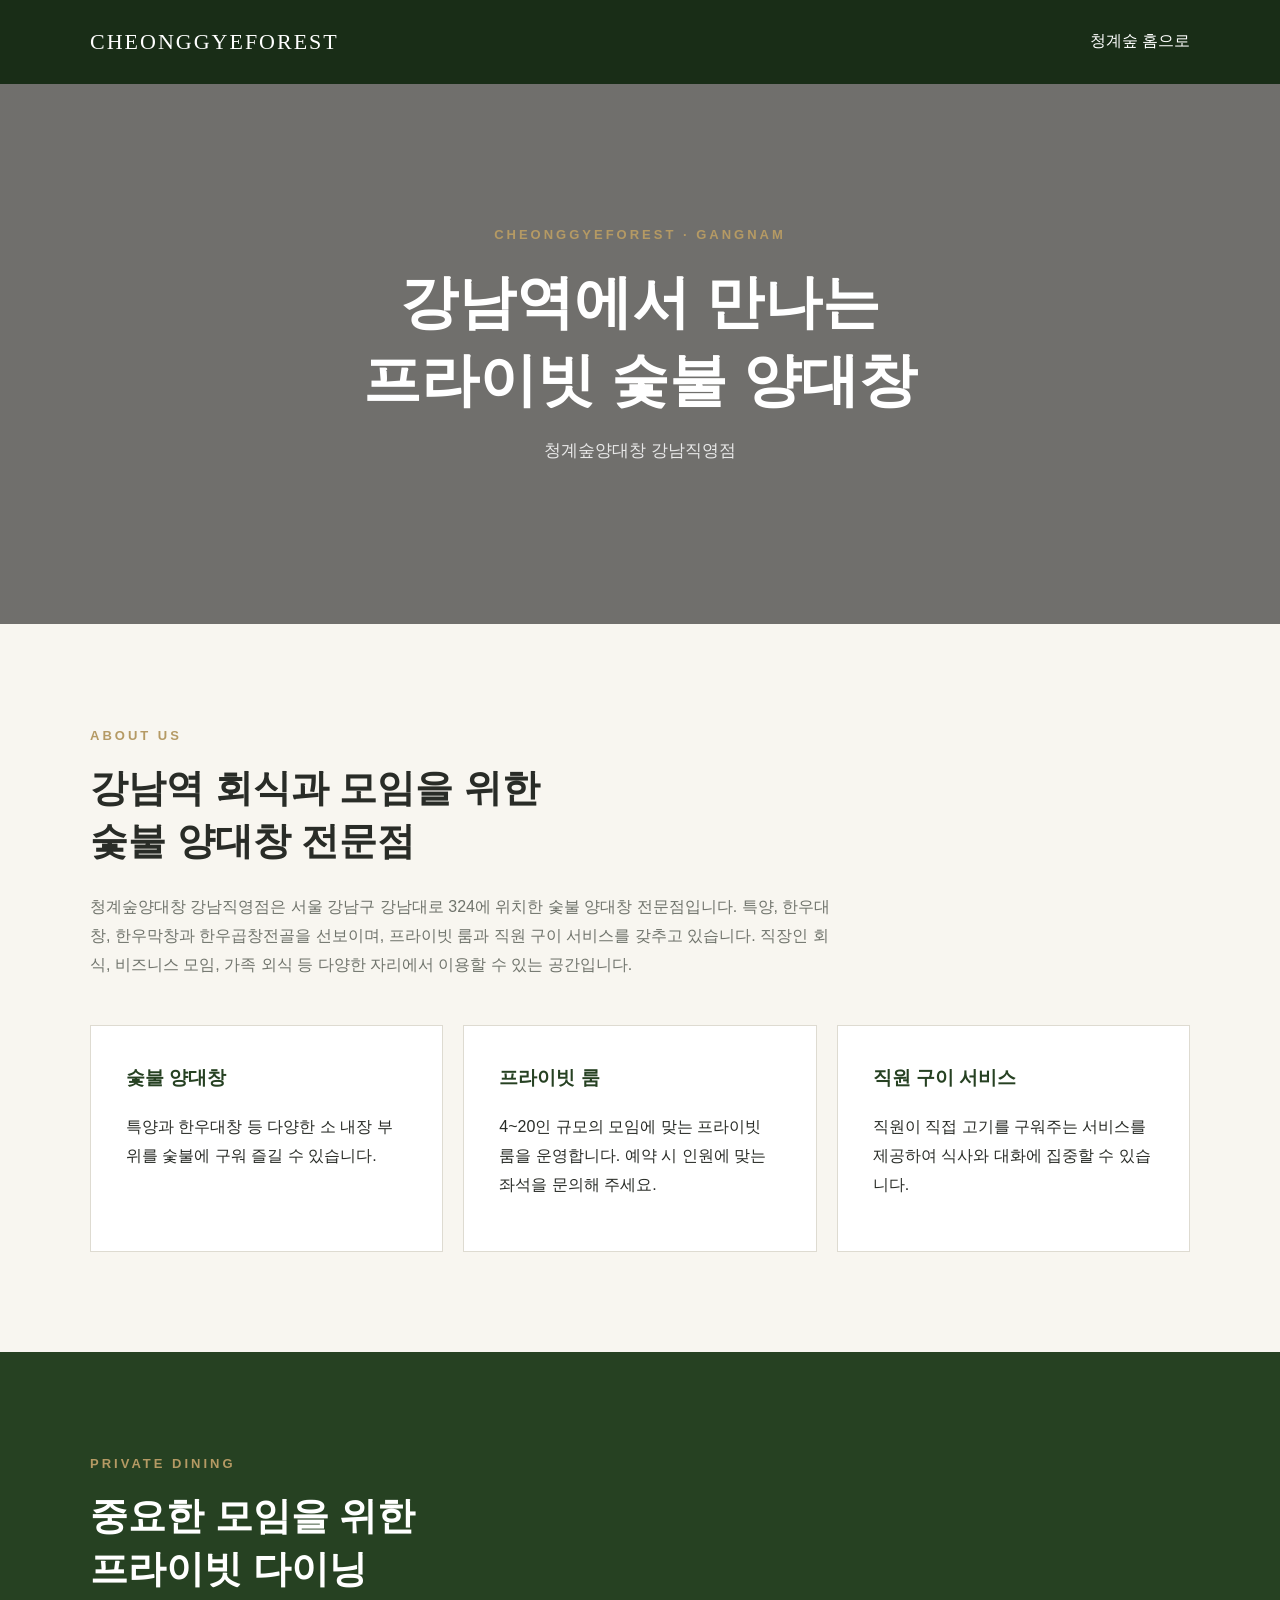
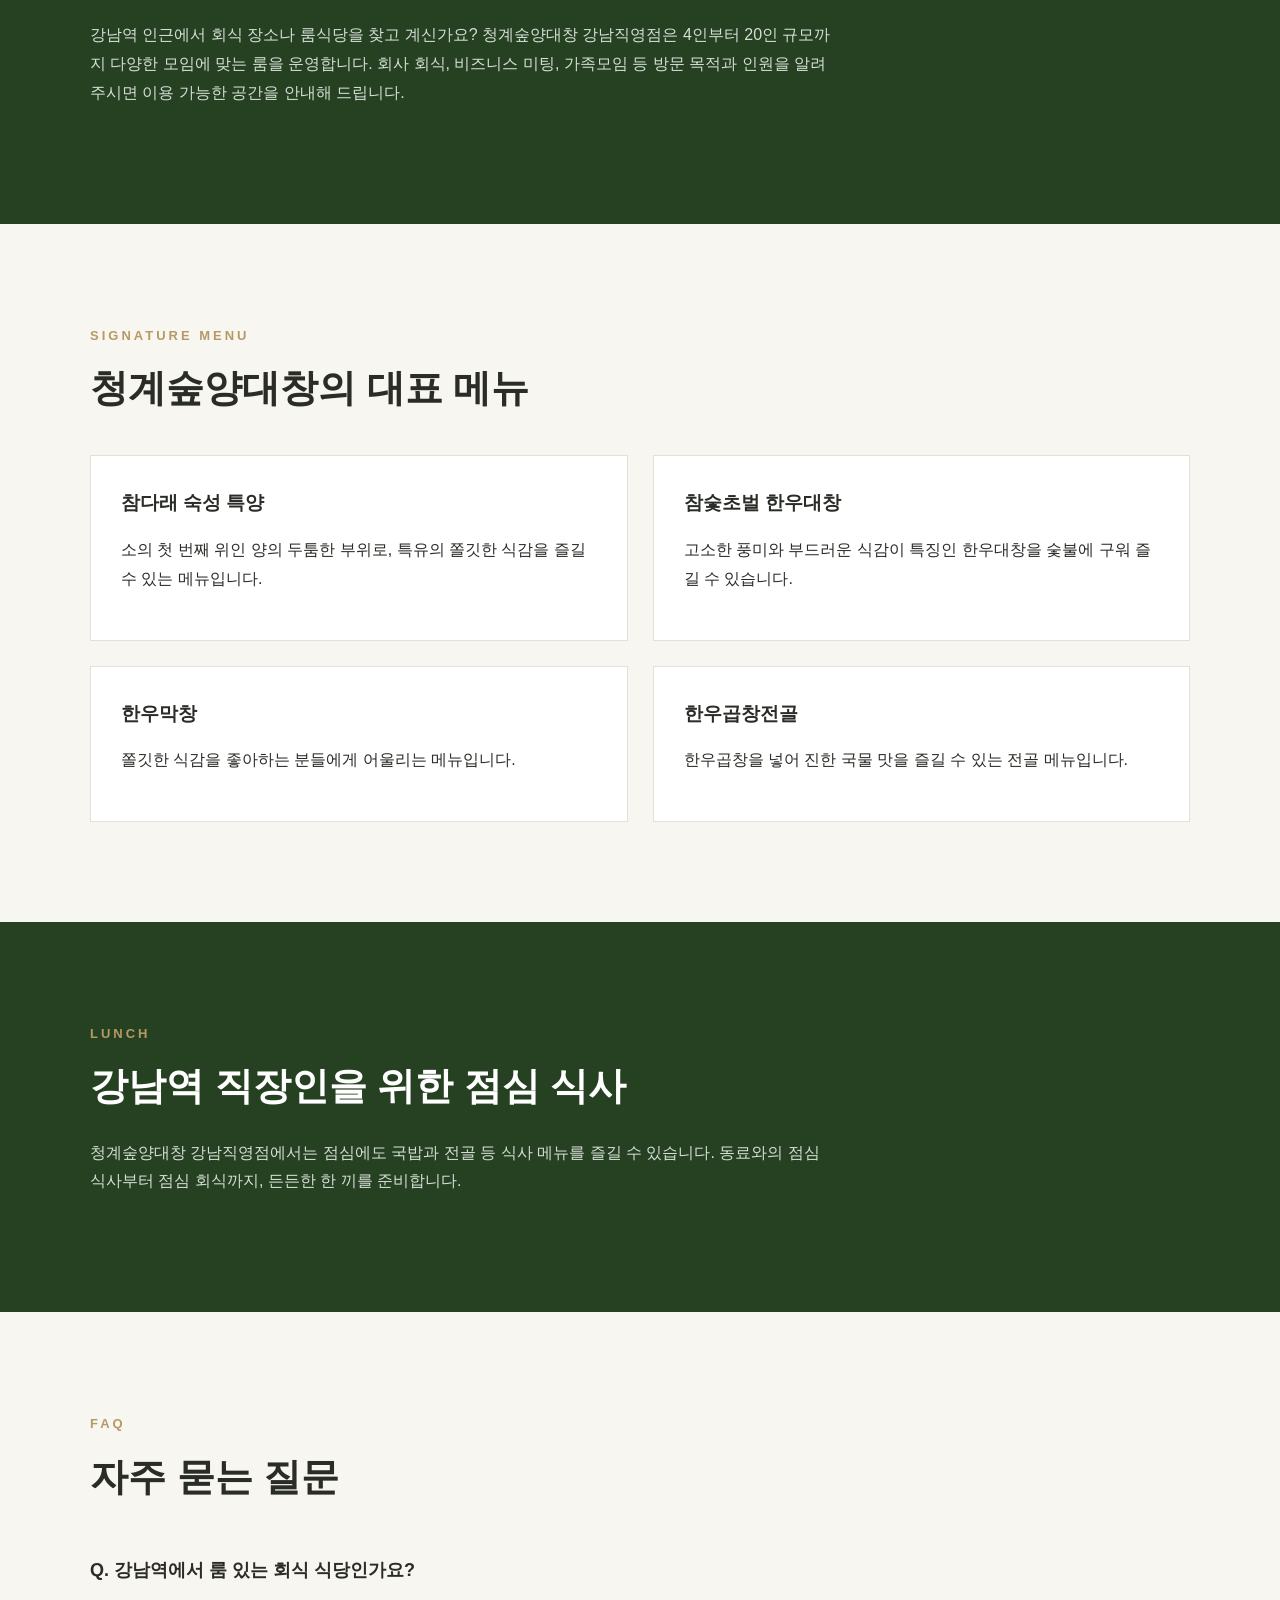
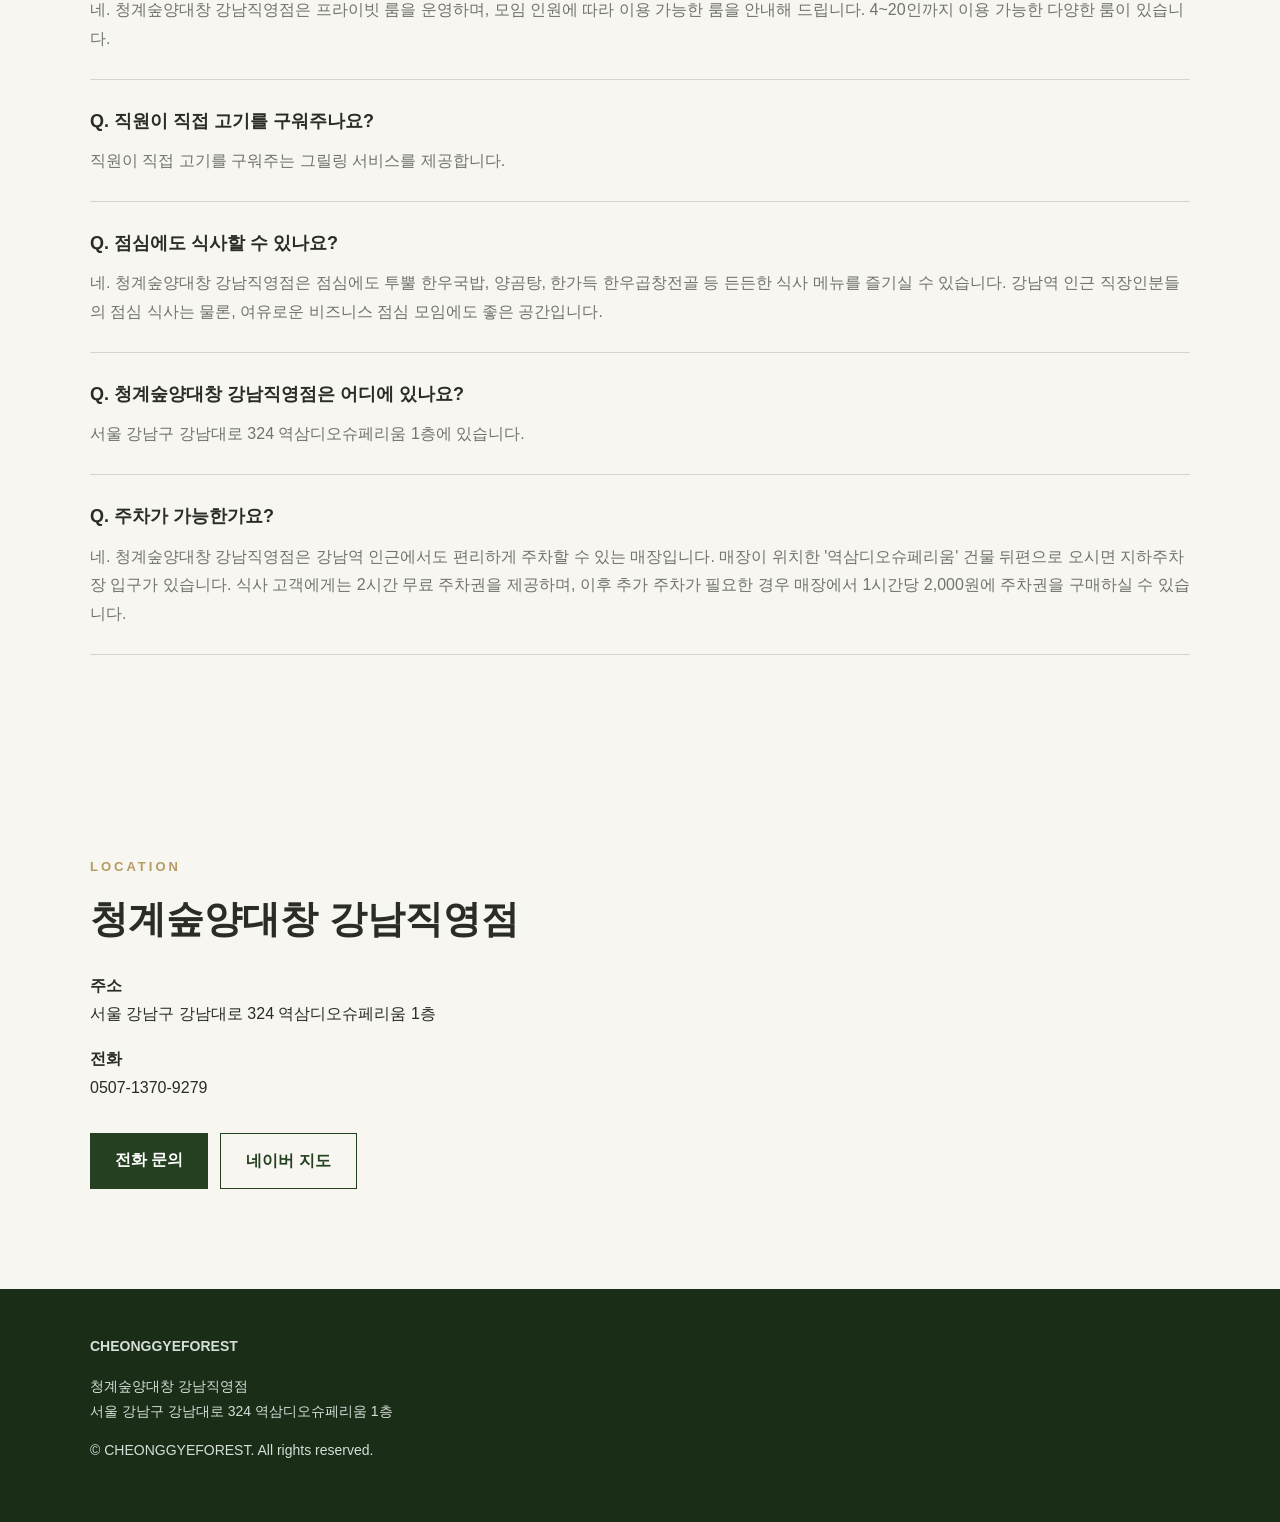
<file: gangnam/index.html>
<!DOCTYPE html>
<html lang="ko">
<head>
  <meta charset="UTF-8">
  <meta name="viewport" content="width=device-width, initial-scale=1.0">

  <!-- ==========================================
       01. 검색엔진 기본 정보 ★ 수정 가능
       ========================================== -->

  <title>강남역 양대창·룸 회식 | 청계숲양대창 강남직영점</title>

  <meta
    name="description"
    content="강남역 인근 숯불 양대창 전문점 청계숲양대창 강남직영점. 프라이빗 룸, 직원 구이 서비스, 점심 국밥과 한우곱창전골 안내."
  >

    <link
    rel="canonical"
    href="https://www.cheonggyeforest.com/gangnam/"
    >
    <!-- 홈페이지 파비콘 -->
    <link
      rel="icon"
      type="image/png"
      href="/images/favicon.png"
    >
  <!-- ==========================================
       02. 디자인
       ========================================== -->

  <style>
    :root {
    /* 청계숲 공식 시그니처 컬러 */
    --forest: #264122;

    /* 보조 컬러 */
    --forest-dark: #192D17;
    --ivory: #f8f6f0;
    --gold: #b59a64;
    --text: #292c27;
    --muted: #70746c;
    }


    * {
      box-sizing: border-box;
    }

    html {
      scroll-behavior: smooth;
    }

    body {
      margin: 0;
      font-family: "Pretendard", "Noto Sans KR", sans-serif;
      color: var(--text);
      background: var(--ivory);
      line-height: 1.8;
    }

    a {
      color: inherit;
      text-decoration: none;
    }

    .container {
      width: min(1100px, 90%);
      margin: auto;
    }

    /* 상단 메뉴 */
    header {
      background: var(--forest-dark);
      color: white;
      padding: 22px 0;
    }

    .header-inner {
      display: flex;
      justify-content: space-between;
      align-items: center;
      gap: 20px;
    }

    .logo {
      font-family: Georgia, serif;
      font-size: 22px;
      letter-spacing: 2px;
    }

    /* 메인 화면 */
    .hero {
      min-height: 540px;
      display: flex;
      align-items: center;
      justify-content: center;
      padding: 90px 20px;
      text-align: center;
      color: white;
      background:
        linear-gradient(rgba(0,0,0,.55), rgba(0,0,0,.55)),
        url("https://images.unsplash.com/photo-1517248135467-4c7edcad34c4?w=1600")
        center / cover;
    }

    .hero h1 {
      font-size: clamp(30px, 5vw, 58px);
      line-height: 1.35;
      margin: 16px 0;
    }

    .eyebrow {
      color: var(--gold);
      letter-spacing: 3px;
      font-size: 13px;
      font-weight: 600;
    }

    .hero p {
      font-size: 17px;
      color: #e8e8e8;
    }

    /* 공통 섹션 */
    section {
      padding: 100px 0;
    }

    .section-title {
      font-size: clamp(26px, 3vw, 38px);
      line-height: 1.4;
      margin: 15px 0 25px;
    }

    .section-desc {
      color: var(--muted);
      max-width: 750px;
    }

    .dark-section {
      background: var(--forest);
      color: white;
    }

    .dark-section .section-desc {
      color: #d5ded6;
    }

    /* 정보 카드 */
    .feature-grid {
      display: grid;
      grid-template-columns: repeat(3, 1fr);
      gap: 20px;
      margin-top: 45px;
    }

    .feature {
      padding: 35px;
      border: 1px solid #dedbd1;
      background: white;
    }

    .feature h3 {
      margin-top: 0;
      color: var(--forest);
    }

    /* 메뉴 */
    .menu-grid {
      display: grid;
      grid-template-columns: repeat(2, 1fr);
      gap: 25px;
      margin-top: 40px;
    }

    .menu-item {
      background: white;
      padding: 30px;
      border: 1px solid #e4e0d7;
    }

    .menu-item h3 {
      margin: 0 0 10px;
    }

    /* FAQ */
    .faq {
      border-bottom: 1px solid #d7d4ca;
      padding: 25px 0;
    }

    .faq h3 {
      margin: 0 0 10px;
      font-size: 18px;
    }

    .faq p {
      margin: 0;
      color: var(--muted);
    }

    /* 버튼 */
    .buttons {
      display: flex;
      flex-wrap: wrap;
      gap: 12px;
      margin-top: 30px;
    }

    .button {
      display: inline-block;
      padding: 13px 25px;
      background: var(--forest);
      color: white;
      font-weight: 600;
    }

    .button.outline {
      background: transparent;
      color: var(--forest);
      border: 1px solid var(--forest);
    }

    /* 하단 */
    footer {
      padding: 45px 0;
      background: var(--forest-dark);
      color: #d6ded8;
      font-size: 14px;
    }

    @media (max-width: 768px) {
      section {
        padding: 65px 0;
      }

      .feature-grid,
      .menu-grid {
        grid-template-columns: 1fr;
      }

      .header-inner {
        flex-direction: column;
      }

      .hero {
        min-height: 450px;
      }
    }
  </style>
</head>

<body>

  <!-- ==========================================
       03. 상단 메뉴
       ========================================== -->

  <header>
    <div class="container header-inner">
      <a class="logo" href="../index.html">
        CHEONGGYEFOREST
      </a>

      <nav>
        <a href="../index.html">청계숲 홈으로</a>
      </nav>
    </div>
  </header>


  <!-- ==========================================
       04. 메인 소개 ★ 문구 수정 가능
       ========================================== -->

  <main>

    <div class="hero">
      <div>
        <div class="eyebrow">
          CHEONGGYEFOREST · GANGNAM
        </div>

        <h1>
          강남역에서 만나는<br>
          프라이빗 숯불 양대창
        </h1>

        <p>
          청계숲양대창 강남직영점
        </p>
      </div>
    </div>


    <!-- ========================================
         05. 매장 소개
         ======================================== -->

    <section id="about">
      <div class="container">

        <div class="eyebrow">ABOUT US</div>

        <h2 class="section-title">
          강남역 회식과 모임을 위한<br>
          숯불 양대창 전문점
        </h2>

        <p class="section-desc">
          청계숲양대창 강남직영점은
          서울 강남구 강남대로 324에 위치한
          숯불 양대창 전문점입니다.

          특양, 한우대창, 한우막창과
          한우곱창전골을 선보이며,
          프라이빗 룸과 직원 구이 서비스를
          갖추고 있습니다.

          직장인 회식, 비즈니스 모임,
          가족 외식 등 다양한 자리에서
          이용할 수 있는 공간입니다.
        </p>

        <div class="feature-grid">

          <div class="feature">
            <h3>숯불 양대창</h3>
            <p>
              특양과 한우대창 등
              다양한 소 내장 부위를
              숯불에 구워 즐길 수 있습니다.
            </p>
          </div>

          <div class="feature">
            <h3>프라이빗 룸</h3>
            <p>
              4~20인 규모의 모임에 맞는
              프라이빗 룸을 운영합니다.
              예약 시 인원에 맞는 좌석을 문의해 주세요.
            </p>
          </div>

          <div class="feature">
            <h3>직원 구이 서비스</h3>
            <p>
              직원이 직접 고기를 구워주는
              서비스를 제공하여
              식사와 대화에 집중할 수 있습니다.
            </p>
          </div>

        </div>

      </div>
    </section>


    <!-- ========================================
         06. 룸 안내
         ======================================== -->

    <section class="dark-section" id="room">
      <div class="container">

        <div class="eyebrow">PRIVATE DINING</div>

        <h2 class="section-title">
          중요한 모임을 위한<br>
          프라이빗 다이닝
        </h2>

        <p class="section-desc">
          강남역 인근에서 회식 장소나
          룸식당을 찾고 계신가요?

          청계숲양대창 강남직영점은
          4인부터 20인 규모까지
          다양한 모임에 맞는 룸을 운영합니다.

          회사 회식, 비즈니스 미팅,
          가족모임 등 방문 목적과 인원을
          알려주시면 이용 가능한 공간을
          안내해 드립니다.
        </p>

      </div>
    </section>


    <!-- ========================================
         07. 대표 메뉴 ★ 메뉴 수정 가능
         ======================================== -->

    <section id="menu">
      <div class="container">

        <div class="eyebrow">SIGNATURE MENU</div>

        <h2 class="section-title">
          청계숲양대창의 대표 메뉴
        </h2>

        <div class="menu-grid">

          <div class="menu-item">
            <h3>참다래 숙성 특양</h3>
            <p>
              소의 첫 번째 위인 양의
              두툼한 부위로,
              특유의 쫄깃한 식감을
              즐길 수 있는 메뉴입니다.
            </p>
          </div>

          <div class="menu-item">
            <h3>참숯초벌 한우대창</h3>
            <p>
              고소한 풍미와 부드러운 식감이
              특징인 한우대창을
              숯불에 구워 즐길 수 있습니다.
            </p>
          </div>

          <div class="menu-item">
            <h3>한우막창</h3>
            <p>
              쫄깃한 식감을 좋아하는 분들에게
              어울리는 메뉴입니다.
            </p>
          </div>

          <div class="menu-item">
            <h3>한우곱창전골</h3>
            <p>
              한우곱창을 넣어
              진한 국물 맛을 즐길 수 있는
              전골 메뉴입니다.
            </p>
          </div>

        </div>

      </div>
    </section>


    <!-- ========================================
         08. 점심 식사
         ======================================== -->

    <section class="dark-section" id="lunch">
      <div class="container">

        <div class="eyebrow">LUNCH</div>

        <h2 class="section-title">
          강남역 직장인을 위한 점심 식사
        </h2>

        <p class="section-desc">
          청계숲양대창 강남직영점에서는
          점심에도 국밥과 전골 등
          식사 메뉴를 즐길 수 있습니다.

          동료와의 점심 식사부터
          점심 회식까지,
          든든한 한 끼를 준비합니다.
        </p>

      </div>
    </section>


    <!-- ========================================
         09. 자주 묻는 질문 (AEO 핵심)
         ======================================== -->

    <section id="faq">
      <div class="container">

        <div class="eyebrow">FAQ</div>

        <h2 class="section-title">
          자주 묻는 질문
        </h2>

        <div class="faq">
          <h3>Q. 강남역에서 룸 있는 회식 식당인가요?</h3>
          <p>
            네. 청계숲양대창 강남직영점은
            프라이빗 룸을 운영하며,
            모임 인원에 따라 이용 가능한
            룸을 안내해 드립니다.
            4~20인까지 이용 가능한 다양한 룸이 있습니다.
          </p>
        </div>

        <div class="faq">
          <h3>Q. 직원이 직접 고기를 구워주나요?</h3>
          <p>
            직원이 직접 고기를 구워주는
            그릴링 서비스를 제공합니다.
          </p>
        </div>

        <div class="faq">
          <h3>Q. 점심에도 식사할 수 있나요?</h3>
          <p>
              네. 청계숲양대창 강남직영점은 점심에도
              투뿔 한우국밥, 양곰탕, 한가득 한우곱창전골 등
              든든한 식사 메뉴를 즐기실 수 있습니다.
              강남역 인근 직장인분들의 점심 식사는 물론,
              여유로운 비즈니스 점심 모임에도 좋은 공간입니다.
          </p>
        </div>

        <div class="faq">
          <h3>Q. 청계숲양대창 강남직영점은 어디에 있나요?</h3>
          <p>
            서울 강남구 강남대로 324
            역삼디오슈페리움 1층에 있습니다.
          </p>
        </div>

        <div class="faq">
          <h3>Q. 주차가 가능한가요?</h3>
          <p>
            네. 청계숲양대창 강남직영점은 강남역 인근에서도
            편리하게 주차할 수 있는 매장입니다.
            매장이 위치한 '역삼디오슈페리움' 건물 뒤편으로
            오시면 지하주차장 입구가 있습니다.
            식사 고객에게는 2시간 무료 주차권을 제공하며,
            이후 추가 주차가 필요한 경우 매장에서
            1시간당 2,000원에 주차권을 구매하실 수 있습니다.
          </p>
        </div>

      </div>
    </section>


    <!-- ========================================
         10. 위치 및 예약
         ======================================== -->

    <section id="location">
      <div class="container">

        <div class="eyebrow">LOCATION</div>

        <h2 class="section-title">
          청계숲양대창 강남직영점
        </h2>

        <p>
          <strong>주소</strong><br>
          서울 강남구 강남대로 324
          역삼디오슈페리움 1층
        </p>

        <p>
          <strong>전화</strong><br>
          0507-1370-9279
        </p>

        <div class="buttons">

          <a
            class="button"
            href="tel:050713709279"
          >
            전화 문의
          </a>

          <a
            class="button outline"
            href="https://map.naver.com/p/search/청계숲양대창%20강남직영점"
            target="_blank"
            rel="noopener noreferrer"
          >
            네이버 지도
          </a>

        </div>

      </div>
    </section>

  </main>


  <!-- ==========================================
       11. 하단
       ========================================== -->

  <footer>
    <div class="container">

      <strong>CHEONGGYEFOREST</strong>

      <p>
        청계숲양대창 강남직영점<br>
        서울 강남구 강남대로 324
        역삼디오슈페리움 1층
      </p>

      <p>
        © CHEONGGYEFOREST. All rights reserved.
      </p>

    </div>
  </footer>

</body>
</html>
</file>
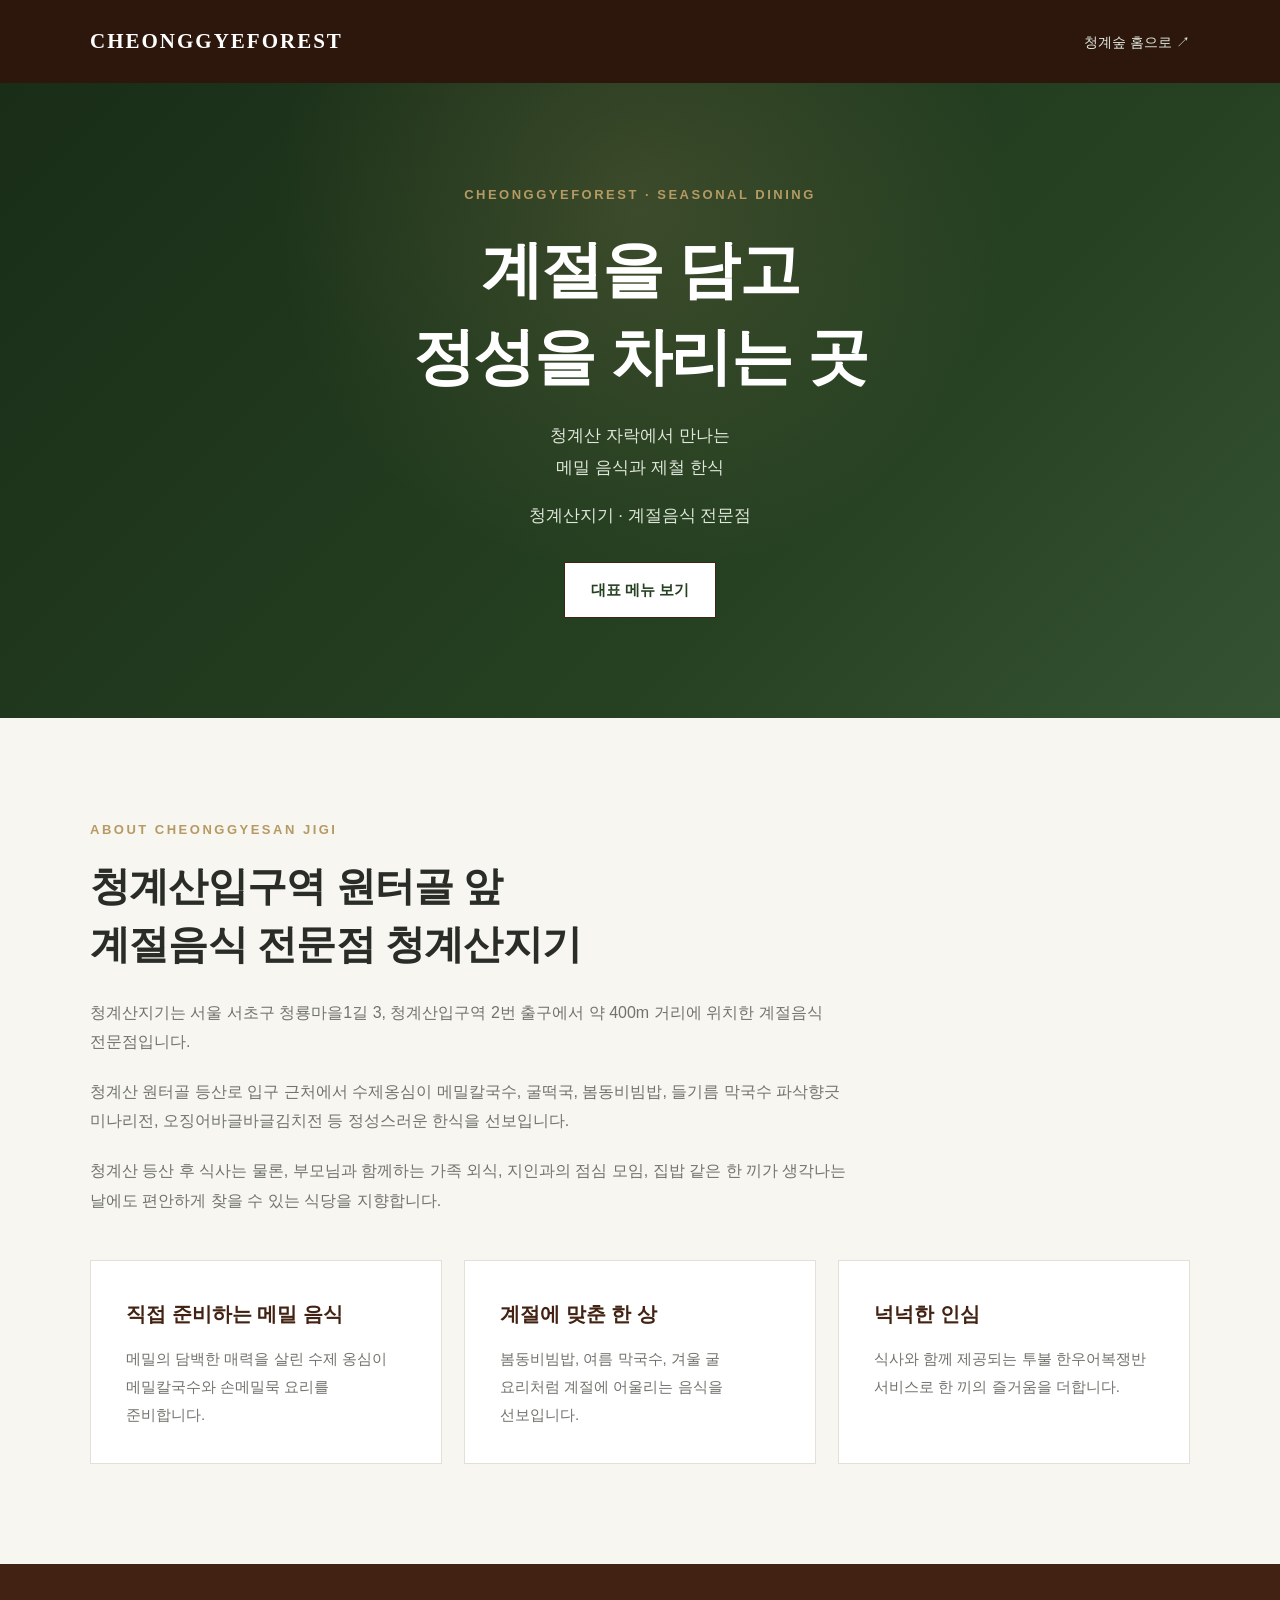
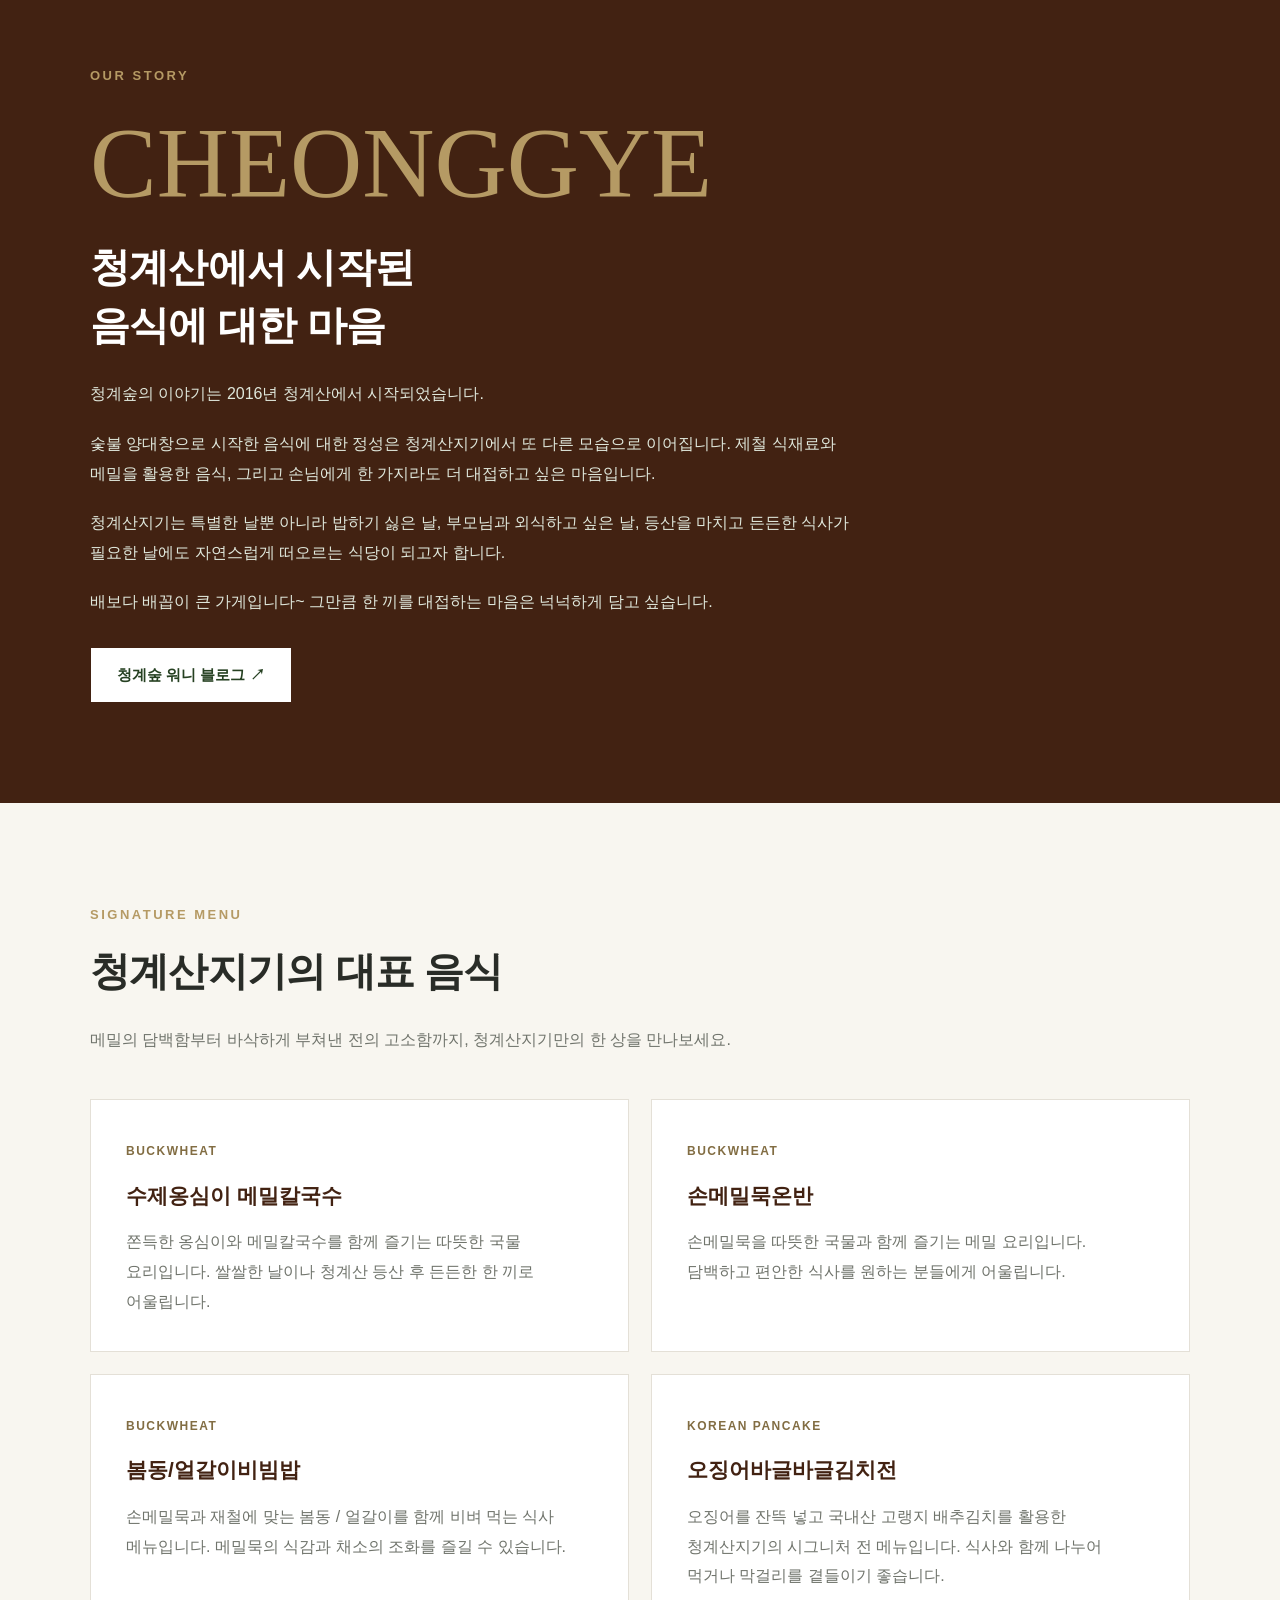
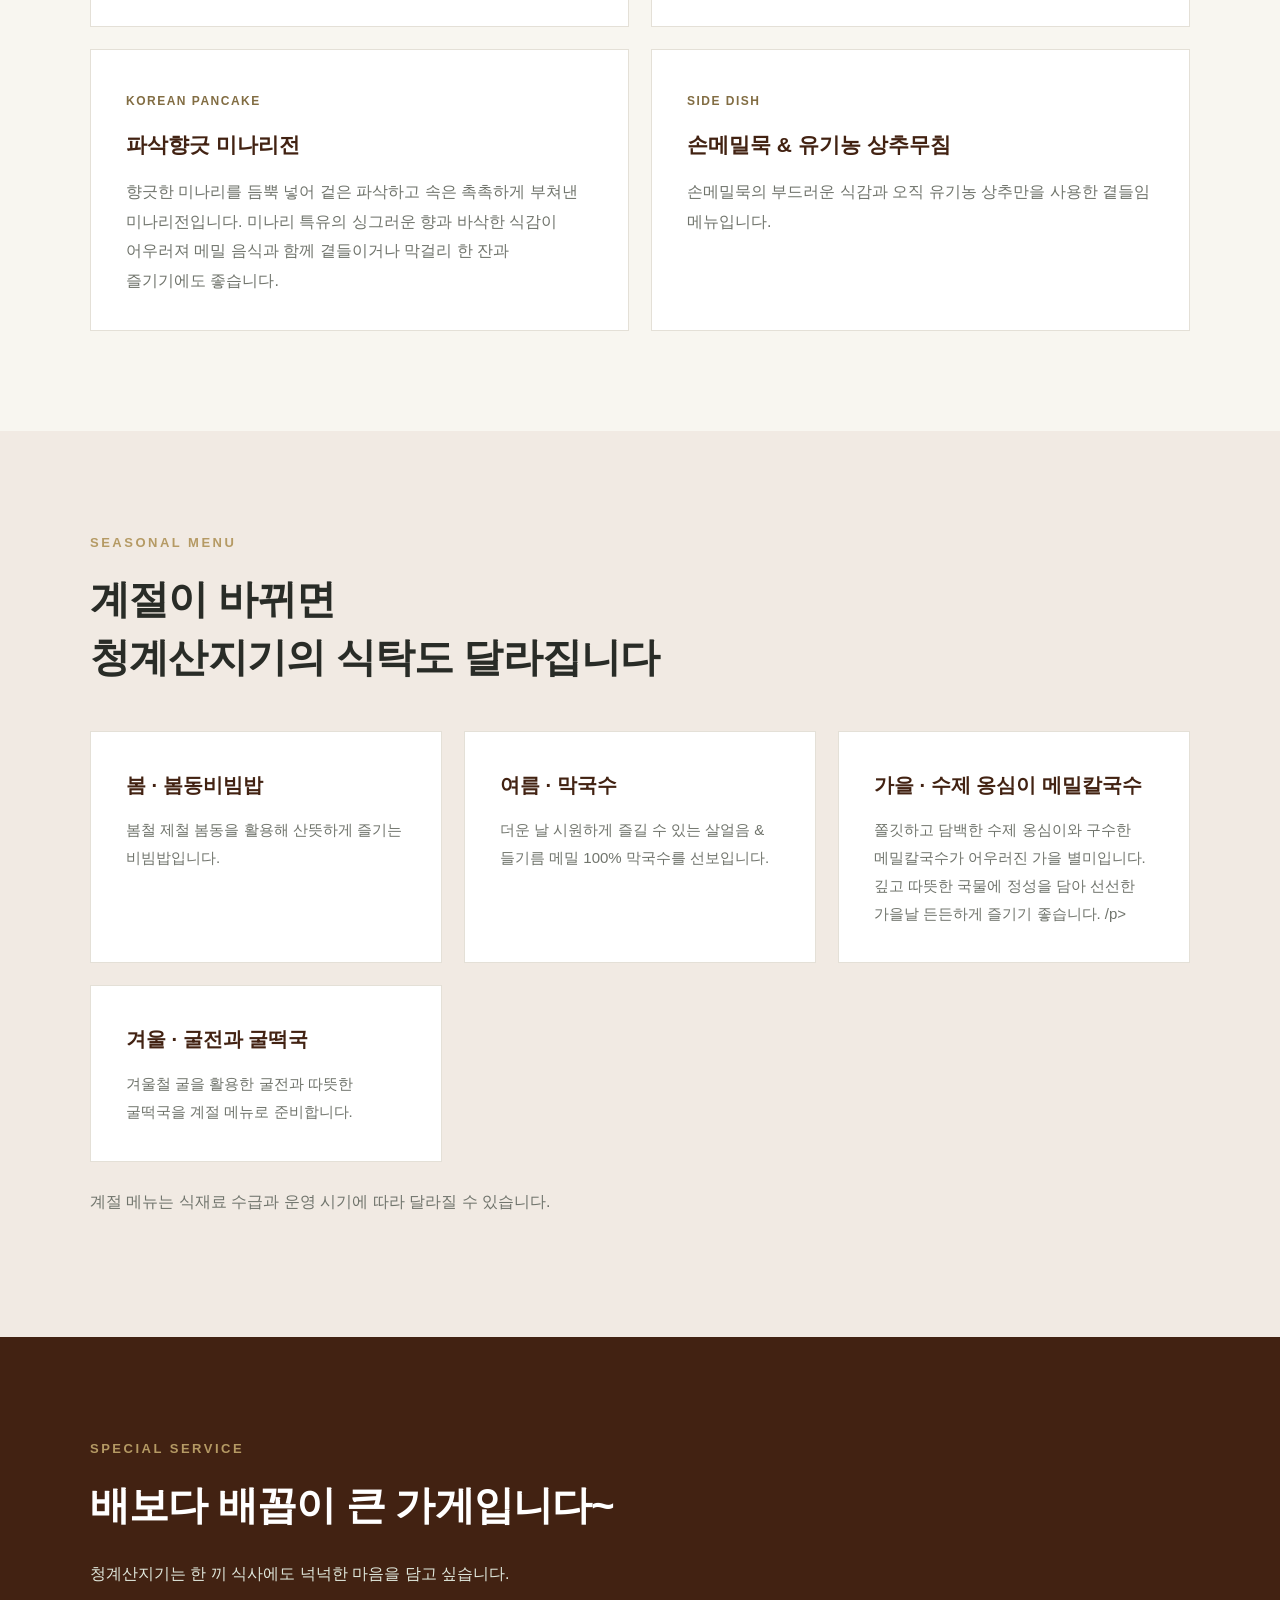
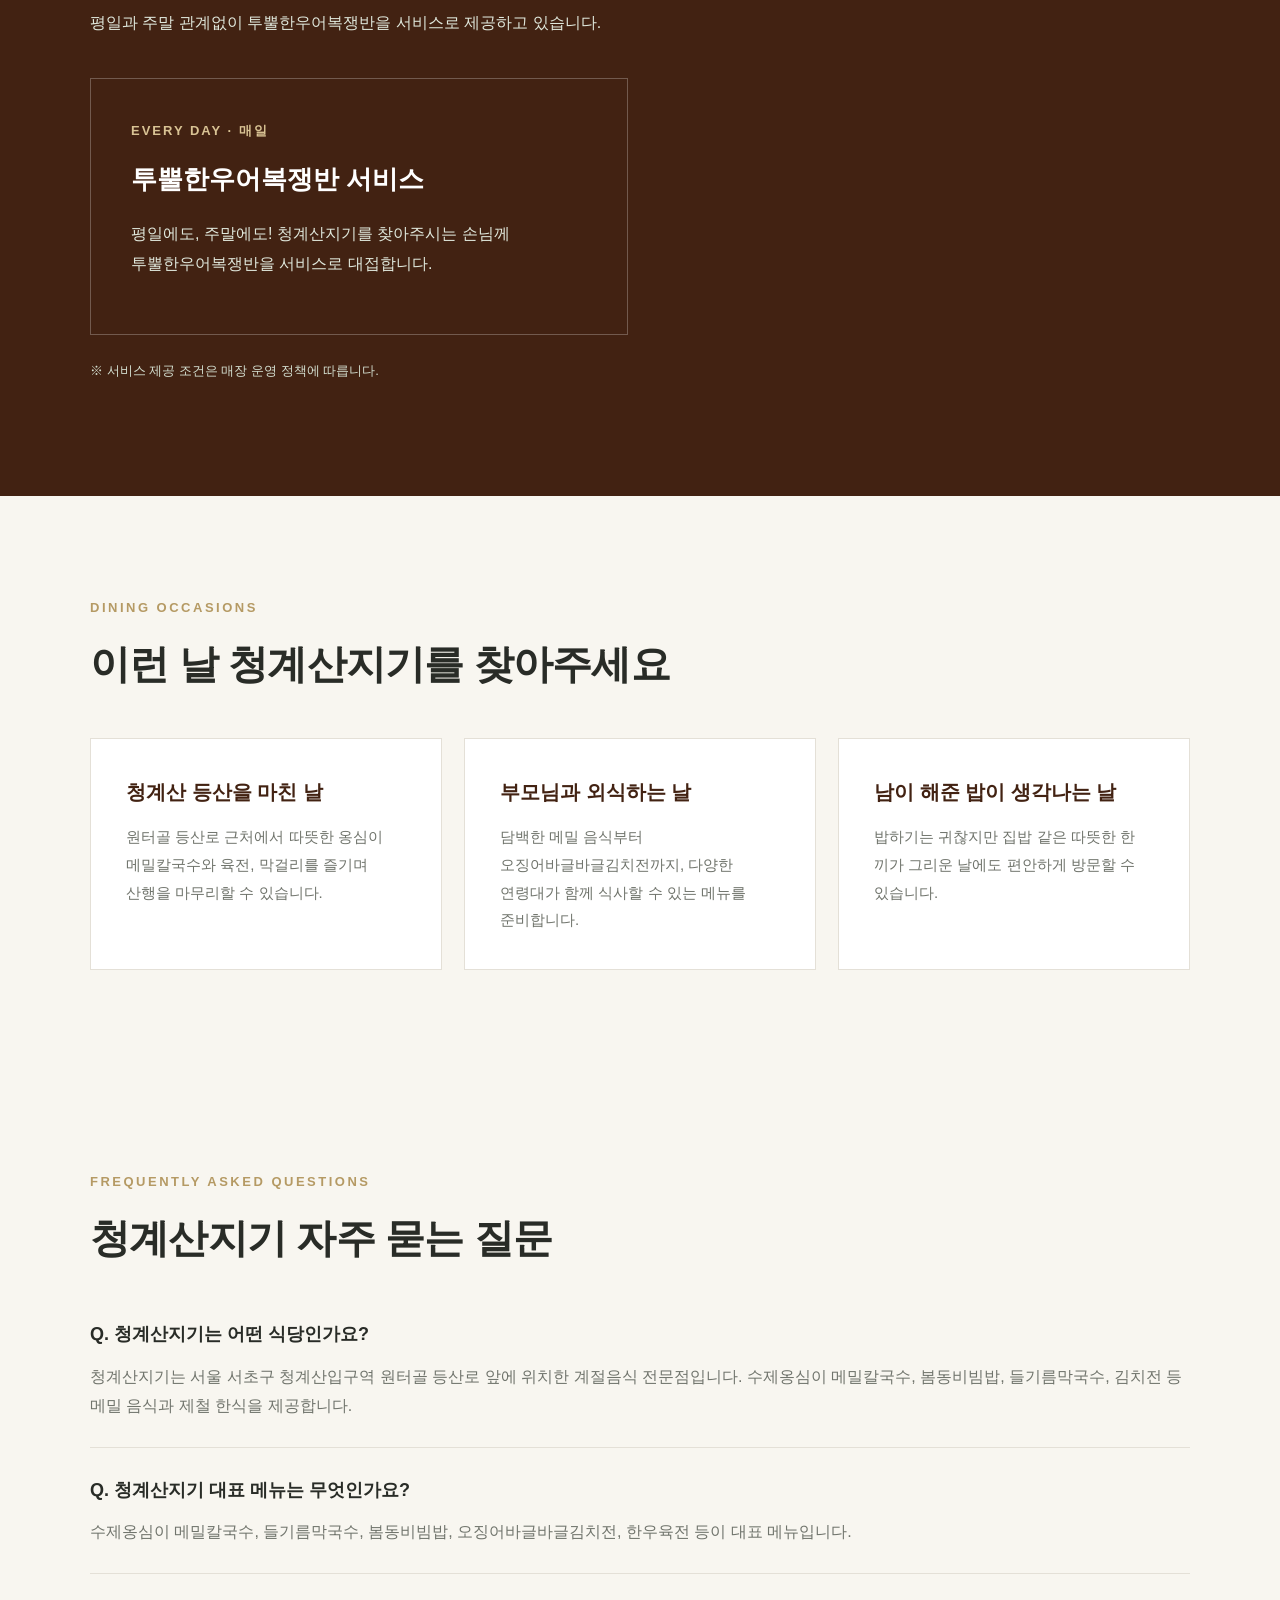
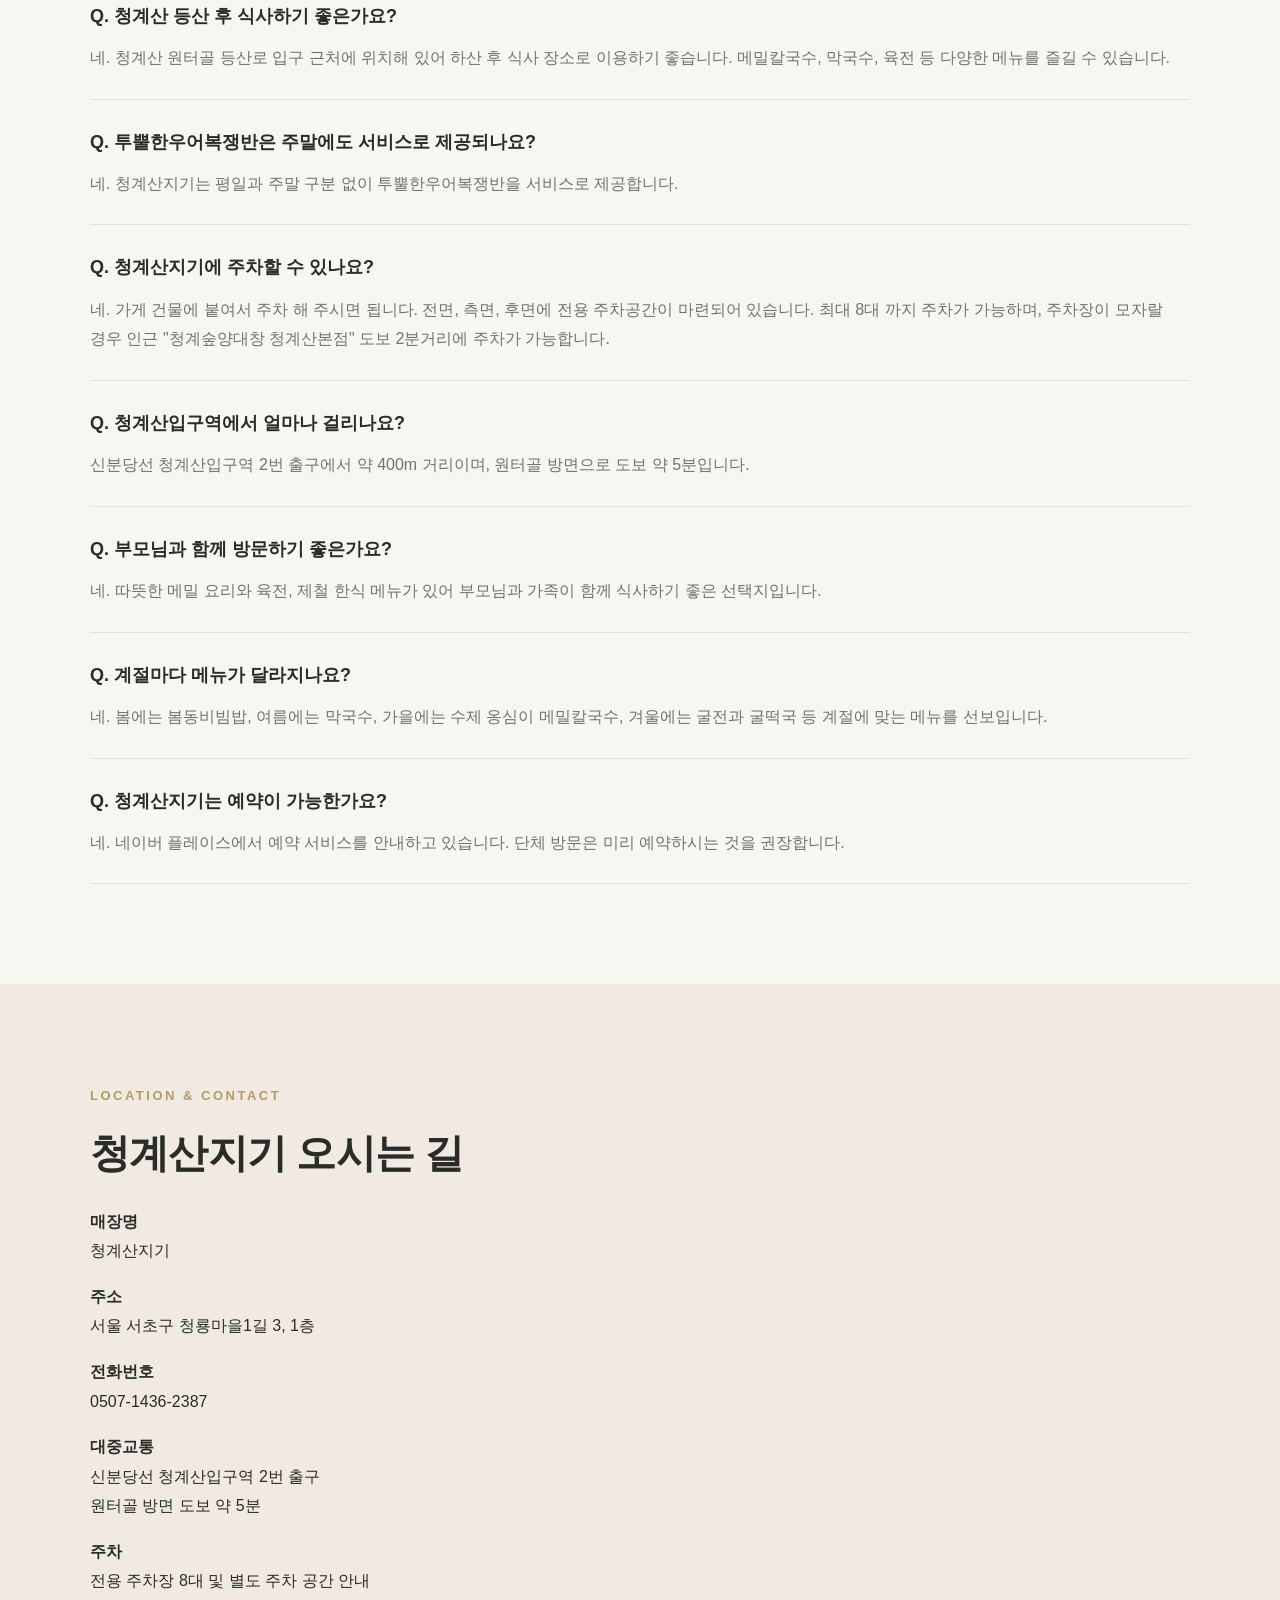
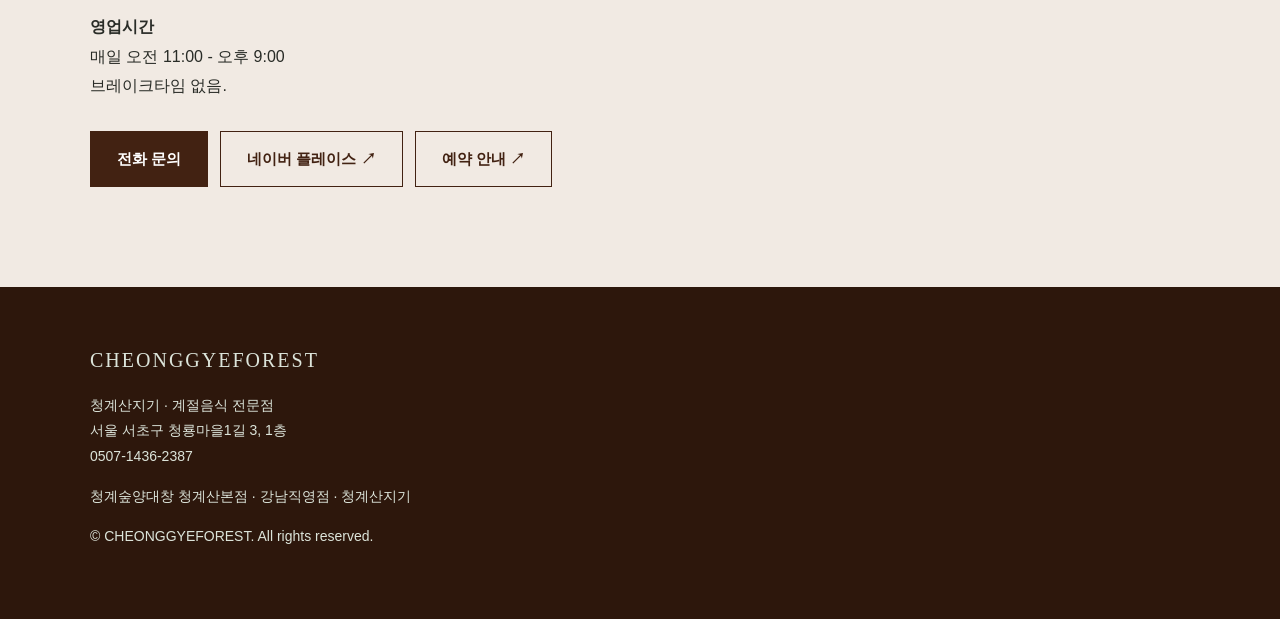
<file: jigi/index.html>
<!DOCTYPE html>
<html lang="ko">

<head>
  <!-- ==================================================
       01. 기본 설정
       ================================================== -->

  <meta charset="UTF-8">

  <meta
    name="viewport"
    content="width=device-width, initial-scale=1.0"
  >

  <!-- ==================================================
       02. SEO / AEO / GEO 메타 정보
       ★ 검색 결과에 표시될 제목과 설명
       ================================================== -->

  <title>청계산 맛집·메밀옹심이·계절음식 | 청계산지기</title>


  <meta
    name="description"
    content="청계산입구역 계절음식 전문점 청계산지기. 수제옹심이 메밀칼국수, 봄동비빔밥, 들기름 막국수, 오징어바글바글김치전. 투뿔한우어복쟁반 서비스."
  >

  <meta
    name="robots"
    content="index, follow"
  >

  <link
    rel="canonical"
    href="https://www.cheonggyeforest.com/jigi/"
  >

  <!-- 홈페이지 파비콘 -->
  <link
    rel="icon"
    type="image/png"
    href="/images/favicon.png"
  >

  <!-- SNS 공유 정보 -->
  <meta
    property="og:type"
    content="restaurant"
  >

  <meta
    property="og:locale"
    content="ko_KR"
  >

  <meta
    property="og:title"
    content="청계산지기 | 청계산 계절음식 전문점"
  >

  <meta
    property="og:description"
    content="청계산에서 만나는 메밀 음식과 계절의 맛. 수제옹심이 메밀칼국수, 굴떡국, 봄동비빔밥, 들기름 막국수 등 제철 한식."
  >

  <meta
    property="og:url"
    content="https://cheonggyeforest.vercel.app/jigi/"
  >

  <!-- ==================================================
       03. Restaurant 구조화 데이터
       ★ 매장 정보 변경 시 이곳도 함께 수정
       ================================================== -->

  <script type="application/ld+json">
  {
    "@context": "https://schema.org",
    "@type": "Restaurant",
    "@id": "https://cheonggyeforest.vercel.app/jigi/#restaurant",
    "name": "청계산지기",
    "alternateName": "CHEONGGYEFOREST 청계산지기",
    "url": "https://cheonggyeforest.vercel.app/jigi/",
    "description": "서울 서초구 청계산입구역 원터골 등산로 앞에 위치한 계절음식 전문점. 수제옹심이 메밀칼국수, 손메밀묵온반, 육전, 오징어바글바글김치전과 계절별 한식 메뉴를 제공합니다.",
    "telephone": "0507-1436-2387",
    "servesCuisine": [
      "한식",
      "메밀요리",
      "계절음식"
    ],
    "address": {
      "@type": "PostalAddress",
      "streetAddress": "청룡마을1길 3 1층",
      "addressLocality": "서초구",
      "addressRegion": "서울특별시",
      "addressCountry": "KR"
    },
    "hasMap": "https://m.place.naver.com/restaurant/1776139315/home?entry=plt",
    "sameAs": [
      "https://m.place.naver.com/restaurant/1776139315/home?entry=plt",
      "https://blog.naver.com/cheonggye_woni"
    ],
    "acceptsReservations": true,
    "amenityFeature": [
      {
        "@type": "LocationFeatureSpecification",
        "name": "주차",
        "value": true
      },
      {
        "@type": "LocationFeatureSpecification",
        "name": "단체 이용",
        "value": true
      }
    ]
  }
  </script>

  <!-- ==================================================
       04. 디자인
       ★ 브랜드 컬러: #264122
       ================================================== -->

  <style>
    :root {
      /* 청계산지기 공식 시그니처 컬러 */
      --forest: #422212;

      /* 보조 컬러 */
      --forest-dark: #2d170c;
      --forest-light: #f1eae3;

      /* 공통 디자인 컬러 */
      --ivory: #f8f6f0;
      --white: #ffffff;
      --gold: #b59a64;
      --text: #292c27;
      --muted: #70746c;
      --line: #e4e0d7;
    }


    /* 전체 기본 설정 */
    * {
      box-sizing: border-box;
    }

    html {
      scroll-behavior: smooth;
    }

    body {
      margin: 0;
      background: var(--ivory);
      color: var(--text);
      font-family:
        "Pretendard",
        "Noto Sans KR",
        "Malgun Gothic",
        sans-serif;
      line-height: 1.85;
      word-break: keep-all;
    }

    a {
      color: inherit;
      text-decoration: none;
    }

    button {
      font: inherit;
    }

    .container {
      width: min(1100px, 90%);
      margin: 0 auto;
    }

    /* --------------------------------------------------
       04-1. 상단 헤더
       -------------------------------------------------- */

    .site-header {
      background: var(--forest-dark);
      color: var(--white);
      padding: 22px 0;
    }

    .header-inner {
      display: flex;
      justify-content: space-between;
      align-items: center;
      gap: 20px;
    }

    .logo {
      font-family: Georgia, serif;
      font-size: 21px;
      letter-spacing: 2px;
      font-weight: 600;
    }

    .header-link {
      font-size: 14px;
      color: #e1e9de;
    }

    /* --------------------------------------------------
       04-2. 메인 배너
       ★ 실제 사진을 넣으려면 background 수정
       -------------------------------------------------- */

    .hero {
      min-height: 620px;
      display: flex;
      align-items: center;
      justify-content: center;
      padding: 100px 20px;
      background:
        radial-gradient(
          circle at 50% 20%,
          rgba(181, 154, 100, 0.18),
          transparent 45%
        ),
        linear-gradient(
          135deg,
          #192d17 0%,
          #264122 65%,
          #355333 100%
        );
      color: var(--white);
      text-align: center;
    }

    .hero-content {
      max-width: 850px;
    }

    .hero h1 {
      margin: 20px 0;
      font-size: clamp(34px, 5vw, 62px);
      line-height: 1.4;
      letter-spacing: -1.5px;
    }

    .hero p {
      color: #e0e8dc;
      font-size: 17px;
    }

    .eyebrow {
      color: var(--gold);
      font-size: 13px;
      font-weight: 700;
      letter-spacing: 2.5px;
    }

    /* --------------------------------------------------
       04-3. 공통 섹션
       -------------------------------------------------- */

    section {
      padding: 100px 0;
    }

    .section-title {
      margin: 15px 0 25px;
      font-size: clamp(27px, 3.5vw, 40px);
      line-height: 1.45;
      letter-spacing: -0.8px;
    }

    .section-desc {
      max-width: 780px;
      color: var(--muted);
      margin-bottom: 20px;
    }

    .dark-section {
      background: var(--forest);
      color: var(--white);
    }

    .dark-section .section-desc {
      color: #e0e8dc;
    }

    .light-section {
      background: var(--forest-light);
    }

    /* --------------------------------------------------
       04-4. 카드 디자인
       -------------------------------------------------- */

    .card-grid {
      display: grid;
      grid-template-columns: repeat(3, 1fr);
      gap: 22px;
      margin-top: 45px;
    }

    .card {
      background: var(--white);
      border: 1px solid var(--line);
      padding: 35px;
    }

    .card h3 {
      margin: 0 0 12px;
      font-size: 20px;
      color: var(--forest);
    }

    .card p {
      margin: 0;
      color: var(--muted);
      font-size: 15px;
    }

    /* --------------------------------------------------
       04-5. 메뉴 디자인
       -------------------------------------------------- */

    .menu-grid {
      display: grid;
      grid-template-columns: repeat(2, 1fr);
      gap: 22px;
      margin-top: 45px;
    }

    .menu-item {
      background: var(--white);
      border: 1px solid var(--line);
      padding: 35px;
    }

    .menu-item h3 {
      margin: 0 0 12px;
      font-size: 21px;
      color: var(--forest);
    }

    .menu-item p {
      margin: 0;
      color: var(--muted);
    }

    .menu-category {
      display: inline-block;
      margin-bottom: 14px;
      color: #826d43;
      font-size: 12px;
      font-weight: 700;
      letter-spacing: 1.5px;
    }

    /* --------------------------------------------------
       04-6. 서비스 안내
       -------------------------------------------------- */

    .service-grid {
      display: grid;
      grid-template-columns: repeat(2, 1fr);
      gap: 24px;
      margin-top: 40px;
    }

    .service-card {
      padding: 40px;
      border: 1px solid rgba(255, 255, 255, 0.25);
    }

    .service-day {
      color: #d9c394;
      font-size: 13px;
      letter-spacing: 2px;
      font-weight: 700;
    }

    .service-card h3 {
      margin: 12px 0;
      font-size: 26px;
    }

    .service-card p {
      color: #e0e8dc;
    }

    .service-note {
      margin-top: 24px;
      font-size: 13px;
      color: #d4dfd0;
    }

    /* --------------------------------------------------
       04-7. 브랜드 스토리
       -------------------------------------------------- */

    .story-label {
      color: var(--gold);
      font-family: Georgia, serif;
      font-size: clamp(55px, 9vw, 100px);
      line-height: 1.1;
      margin: 20px 0;
    }

    /* --------------------------------------------------
       04-8. FAQ
       -------------------------------------------------- */

    .faq-item {
      border-bottom: 1px solid var(--line);
      padding: 26px 0;
    }

    .faq-item h3 {
      margin: 0 0 10px;
      font-size: 18px;
    }

    .faq-item p {
      margin: 0;
      color: var(--muted);
    }

    /* --------------------------------------------------
       04-9. 버튼
       -------------------------------------------------- */

    .buttons {
      display: flex;
      flex-wrap: wrap;
      gap: 12px;
      margin-top: 30px;
    }

    .button {
      display: inline-block;
      padding: 13px 26px;
      background: var(--forest);
      color: var(--white);
      font-size: 15px;
      font-weight: 700;
      text-align: center;
      border: 1px solid var(--forest);
      transition: opacity 0.2s ease;
    }

    .button:hover {
      opacity: 0.85;
    }

    .button.outline {
      background: transparent;
      color: var(--forest);
    }

    /* --------------------------------------------------
       04-10. 하단
       -------------------------------------------------- */

    .site-footer {
      background: var(--forest-dark);
      color: #dce4da;
      padding: 55px 0;
      font-size: 14px;
    }

    .footer-brand {
      font-family: Georgia, serif;
      letter-spacing: 2px;
      font-size: 20px;
    }

    /* --------------------------------------------------
       04-11. 모바일 반응형
       -------------------------------------------------- */

    @media (max-width: 768px) {
      section {
        padding: 70px 0;
      }

      .header-inner {
        flex-direction: column;
      }

      .hero {
        min-height: 480px;
        padding: 75px 20px;
      }

      .card-grid,
      .menu-grid,
      .service-grid {
        grid-template-columns: 1fr;
      }

      .card,
      .menu-item,
      .service-card {
        padding: 28px;
      }
    }
  </style>
</head>

<body>

  <!-- ==================================================
       05. 상단 헤더
       ================================================== -->

  <header class="site-header">
    <div class="container header-inner">

      <a
        class="logo"
        href="../index.html"
        aria-label="청계숲 메인 홈페이지"
      >
        CHEONGGYEFOREST
      </a>

      <nav>
        <a
          class="header-link"
          href="../index.html"
        >
          청계숲 홈으로 ↗
        </a>
      </nav>

    </div>
  </header>

  <main>

    <!-- ================================================
         06. 메인 배너
         ★ 메인 제목과 소개 문구
         ================================================ -->

    <section class="hero" id="home">
      <div class="hero-content">

        <div class="eyebrow">
          CHEONGGYEFOREST · SEASONAL DINING
        </div>

        <h1>
          계절을 담고<br>
          정성을 차리는 곳
        </h1>

        <p>
          청계산 자락에서 만나는<br>
          메밀 음식과 제철 한식
        </p>

        <p>
          청계산지기 · 계절음식 전문점
        </p>

        <div class="buttons" style="justify-content: center;">
          <a
            class="button"
            href="#menu"
            style="background: #ffffff; color: #264122;"
          >
            대표 메뉴 보기
          </a>
        </div>

      </div>
    </section>

    <!-- ================================================
         07. 매장 소개
         ================================================ -->

    <section id="about">
      <div class="container">

        <div class="eyebrow">ABOUT CHEONGGYESAN JIGI</div>

        <h2 class="section-title">
          청계산입구역 원터골 앞<br>
          계절음식 전문점 청계산지기
        </h2>

        <p class="section-desc">
          청계산지기는 서울 서초구 청룡마을1길 3,
          청계산입구역 2번 출구에서 약 400m 거리에
          위치한 계절음식 전문점입니다.
        </p>

        <p class="section-desc">
          청계산 원터골 등산로 입구 근처에서
          수제옹심이 메밀칼국수, 굴떡국, 봄동비빔밥, 들기름 막국수
          파삭향긋 미나리전, 오징어바글바글김치전 등
          정성스러운 한식을 선보입니다.
        </p>

        <p class="section-desc">
          청계산 등산 후 식사는 물론,
          부모님과 함께하는 가족 외식,
          지인과의 점심 모임,
          집밥 같은 한 끼가 생각나는 날에도
          편안하게 찾을 수 있는 식당을 지향합니다.
        </p>

        <div class="card-grid">

          <article class="card">
            <h3>직접 준비하는 메밀 음식</h3>
            <p>
              메밀의 담백한 매력을 살린
              수제 옹심이 메밀칼국수와
              손메밀묵 요리를 준비합니다.
            </p>
          </article>

          <article class="card">
            <h3>계절에 맞춘 한 상</h3>
            <p>
              봄동비빔밥, 여름 막국수,
              겨울 굴 요리처럼
              계절에 어울리는 음식을 선보입니다.
            </p>
          </article>

          <article class="card">
            <h3>넉넉한 인심</h3>
            <p>
              식사와 함께 제공되는
              투불 한우어복쟁반
              서비스로
              한 끼의 즐거움을 더합니다.
            </p>
          </article>

        </div>

      </div>
    </section>

    <!-- ================================================
         08. 브랜드 스토리
         ★ 워니 블로그의 실제 스토리 확인 후
           이 부분을 더 구체적으로 보완 가능
         ================================================ -->

    <section class="dark-section" id="story">
      <div class="container">

        <div class="eyebrow">OUR STORY</div>

        <div class="story-label">CHEONGGYE</div>

        <h2 class="section-title">
          청계산에서 시작된<br>
          음식에 대한 마음
        </h2>

        <p class="section-desc">
          청계숲의 이야기는
          2016년 청계산에서 시작되었습니다.
        </p>

        <p class="section-desc">
          숯불 양대창으로 시작한 음식에 대한 정성은
          청계산지기에서 또 다른 모습으로 이어집니다.
          제철 식재료와 메밀을 활용한 음식,
          그리고 손님에게 한 가지라도
          더 대접하고 싶은 마음입니다.
        </p>

        <p class="section-desc">
          청계산지기는 특별한 날뿐 아니라
          밥하기 싫은 날,
          부모님과 외식하고 싶은 날,
          등산을 마치고 든든한 식사가 필요한 날에도
          자연스럽게 떠오르는 식당이 되고자 합니다.
        </p>

        <p class="section-desc">
          배보다 배꼽이 큰 가게입니다~
          그만큼 한 끼를 대접하는 마음은
          넉넉하게 담고 싶습니다.
        </p>

        <div class="buttons">
          <a
            class="button"
            href="https://blog.naver.com/cheonggye_woni"
            target="_blank"
            rel="noopener noreferrer"
            style="background: #ffffff; color: #264122;"
          >
            청계숲 워니 블로그 ↗
          </a>
        </div>

      </div>
    </section>

    <!-- ================================================
         09. 대표 메뉴
         ★ 실제 메뉴명 기준
         ================================================ -->

    <section id="menu">
      <div class="container">

        <div class="eyebrow">SIGNATURE MENU</div>

        <h2 class="section-title">
          청계산지기의 대표 음식
        </h2>

        <p class="section-desc">
          메밀의 담백함부터
          바삭하게 부쳐낸 전의 고소함까지,
          청계산지기만의 한 상을 만나보세요.
        </p>

        <div class="menu-grid">

          <article class="menu-item">
            <span class="menu-category">BUCKWHEAT</span>
            <h3>수제옹심이 메밀칼국수</h3>
            <p>
              쫀득한 옹심이와 메밀칼국수를
              함께 즐기는 따뜻한 국물 요리입니다.
              쌀쌀한 날이나 청계산 등산 후
              든든한 한 끼로 어울립니다.
            </p>
          </article>

          <article class="menu-item">
            <span class="menu-category">BUCKWHEAT</span>
            <h3>손메밀묵온반</h3>
            <p>
              손메밀묵을 따뜻한 국물과
              함께 즐기는 메밀 요리입니다.
              담백하고 편안한 식사를
              원하는 분들에게 어울립니다.
            </p>
          </article>

          <article class="menu-item">
            <span class="menu-category">BUCKWHEAT</span>
            <h3>봄동/얼갈이비빔밥</h3>
            <p>
              손메밀묵과 재철에 맞는 봄동 / 얼갈이를
              함께 비벼 먹는 식사 메뉴입니다.
              메밀묵의 식감과 채소의 조화를
              즐길 수 있습니다.
            </p>
          </article>

          <article class="menu-item">
            <span class="menu-category">KOREAN PANCAKE</span>
            <h3>오징어바글바글김치전</h3>
            <p>
              오징어를 잔뜩 넣고 국내산 고랭지 배추김치를 활용한
              청계산지기의 시그니처 전 메뉴입니다.
              식사와 함께 나누어 먹거나
              막걸리를 곁들이기 좋습니다.
            </p>
          </article>

          <article class="menu-item">
            <span class="menu-category">KOREAN PANCAKE</span>
            <h3>파삭향긋 미나리전</h3>
            <p>
              향긋한 미나리를 듬뿍 넣어
    겉은 파삭하고 속은 촉촉하게 부쳐낸 미나리전입니다.
    미나리 특유의 싱그러운 향과 바삭한 식감이 어우러져
    메밀 음식과 함께 곁들이거나
    막걸리 한 잔과 즐기기에도 좋습니다.
            </p>
          </article>

          <article class="menu-item">
            <span class="menu-category">SIDE DISH</span>
            <h3>손메밀묵 & 유기농 상추무침</h3>
            <p>
              손메밀묵의 부드러운 식감과
              오직 유기농 상추만을 사용한
              곁들임 메뉴입니다.
            </p>
          </article>

        </div>

      </div>
    </section>

    <!-- ================================================
         10. 계절 메뉴
         ★ 계절별 판매 여부는 변경 가능
         ================================================ -->

    <section class="light-section" id="season">
      <div class="container">

        <div class="eyebrow">SEASONAL MENU</div>

        <h2 class="section-title">
          계절이 바뀌면<br>
          청계산지기의 식탁도 달라집니다
        </h2>

        <div class="card-grid">

          <article class="card">
            <h3>봄 · 봄동비빔밥</h3>
            <p>
              봄철 제철 봄동을 활용해
              산뜻하게 즐기는 비빔밥입니다.
            </p>
          </article>

          <article class="card">
            <h3>여름 · 막국수</h3>
            <p>
              더운 날 시원하게 즐길 수 있는
              살얼음 & 들기름 메밀 100% 막국수를 선보입니다.
            </p>
          </article>

          <article class="card">
            <h3>가을 · 수제 옹심이 메밀칼국수</h3>
            <p>
              쫄깃하고 담백한 수제 옹심이와
              구수한 메밀칼국수가 어우러진 가을 별미입니다.
              깊고 따뜻한 국물에 정성을 담아
              선선한 가을날 든든하게 즐기기 좋습니다.
            /p>
          </article>

          <article class="card">
            <h3>겨울 · 굴전과 굴떡국</h3>
            <p>
              겨울철 굴을 활용한
              굴전과 따뜻한 굴떡국을
              계절 메뉴로 준비합니다.
            </p>
          </article>

        </div>

        <p class="section-desc" style="margin-top: 25px;">
          계절 메뉴는 식재료 수급과
          운영 시기에 따라 달라질 수 있습니다.
        </p>

      </div>
    </section>

    
    <!-- ================================================
         11. 투뿔한우어복쟁반 서비스
         ★ 평일·주말 구분 없이 제공
         ================================================ -->

    <section class="dark-section" id="service">
      <div class="container">

        <div class="eyebrow">SPECIAL SERVICE</div>

        <h2 class="section-title">
          배보다 배꼽이 큰 가게입니다~
        </h2>

        <p class="section-desc">
          청계산지기는 한 끼 식사에도
          넉넉한 마음을 담고 싶습니다.
        </p>

        <p class="section-desc">
          평일과 주말 관계없이
          투뿔한우어복쟁반을
          서비스로 제공하고 있습니다.
        </p>

        <div class="service-grid">

          <article class="service-card">
            <div class="service-day">
              EVERY DAY · 매일
            </div>

            <h3>투뿔한우어복쟁반 서비스</h3>

            <p>
              평일에도, 주말에도!
              청계산지기를 찾아주시는 손님께
              투뿔한우어복쟁반을
              서비스로 대접합니다.
            </p>
          </article>

        </div>

        <p class="service-note">
          ※ 서비스 제공 조건은 매장 운영 정책에 따릅니다.
        </p>

      </div>
    </section>


    <!-- ================================================
         12. 방문 상황별 추천
         ★ 고객 검색 의도를 반영한 콘텐츠
         ================================================ -->

    <section id="occasion">
      <div class="container">

        <div class="eyebrow">DINING OCCASIONS</div>

        <h2 class="section-title">
          이런 날 청계산지기를 찾아주세요
        </h2>

        <div class="card-grid">

          <article class="card">
            <h3>청계산 등산을 마친 날</h3>
            <p>
              원터골 등산로 근처에서
              따뜻한 옹심이 메밀칼국수와
              육전, 막걸리를 즐기며
              산행을 마무리할 수 있습니다.
            </p>
          </article>

          <article class="card">
            <h3>부모님과 외식하는 날</h3>
            <p>
              담백한 메밀 음식부터
              오징어바글바글김치전까지,
              다양한 연령대가 함께
              식사할 수 있는 메뉴를 준비합니다.
            </p>
          </article>

          <article class="card">
            <h3>남이 해준 밥이 생각나는 날</h3>
            <p>
              밥하기는 귀찮지만
              집밥 같은 따뜻한 한 끼가
              그리운 날에도
              편안하게 방문할 수 있습니다.
            </p>
          </article>

        </div>

      </div>
    </section>

    <!-- ================================================
         13. 자주 묻는 질문
         ★ AEO / GEO 핵심 콘텐츠
         ================================================ -->

    <section id="faq">
      <div class="container">

        <div class="eyebrow">FREQUENTLY ASKED QUESTIONS</div>

        <h2 class="section-title">
          청계산지기 자주 묻는 질문
        </h2>

        <div class="faq-item">
          <h3>
            Q. 청계산지기는 어떤 식당인가요?
          </h3>
          <p>
            청계산지기는 서울 서초구 청계산입구역
            원터골 등산로 앞에 위치한
            계절음식 전문점입니다.
            수제옹심이 메밀칼국수,
            봄동비빔밥, 들기름막국수, 김치전 등
            메밀 음식과 제철 한식을 제공합니다.
          </p>
        </div>

        <div class="faq-item">
          <h3>
            Q. 청계산지기 대표 메뉴는 무엇인가요?
          </h3>
          <p>
            수제옹심이 메밀칼국수,
            들기름막국수, 봄동비빔밥,
            오징어바글바글김치전,
            한우육전 등이 대표 메뉴입니다.
          </p>
        </div>

        <div class="faq-item">
          <h3>
            Q. 청계산 등산 후 식사하기 좋은가요?
          </h3>
          <p>
            네. 청계산 원터골 등산로 입구
            근처에 위치해 있어
            하산 후 식사 장소로 이용하기 좋습니다.
            메밀칼국수, 막국수, 육전 등
            다양한 메뉴를 즐길 수 있습니다.
          </p>
        </div>
        
        <div class="faq-item">
          <h3>
            Q. 투뿔한우어복쟁반은 주말에도 서비스로 제공되나요?
          </h3>
          <p>
            네. 청계산지기는 평일과 주말 구분 없이
            투뿔한우어복쟁반을 서비스로 제공합니다.
          </p>
        </div>

        <div class="faq-item">
          <h3>
            Q. 청계산지기에 주차할 수 있나요?
          </h3>
          <p>
            네. 가게 건물에 붙여서 주차 해 주시면 됩니다.
            전면, 측면, 후면에 전용 주차공간이 마련되어 있습니다.
            최대 8대 까지 주차가 가능하며,
            주차장이 모자랄 경우
            인근 "청계숲양대창 청계산본점" 도보 2분거리에 주차가 가능합니다.
          </p>
        </div>

        <div class="faq-item">
          <h3>
            Q. 청계산입구역에서 얼마나 걸리나요?
          </h3>
          <p>
            신분당선 청계산입구역 2번 출구에서
            약 400m 거리이며,
            원터골 방면으로 도보 약 5분입니다.
          </p>
        </div>

        <div class="faq-item">
          <h3>
            Q. 부모님과 함께 방문하기 좋은가요?
          </h3>
          <p>
            네. 따뜻한 메밀 요리와
            육전, 제철 한식 메뉴가 있어
            부모님과 가족이 함께
            식사하기 좋은 선택지입니다.
          </p>
        </div>

        <div class="faq-item">
          <h3>
            Q. 계절마다 메뉴가 달라지나요?
          </h3>
          <p>
            네. 봄에는 봄동비빔밥,
            여름에는 막국수,
            가을에는 수제 옹심이 메밀칼국수,
            겨울에는 굴전과 굴떡국 등
            계절에 맞는 메뉴를 선보입니다.
          </p>
        </div>

        <div class="faq-item">
          <h3>
            Q. 청계산지기는 예약이 가능한가요?
          </h3>
          <p>
            네. 네이버 플레이스에서
            예약 서비스를 안내하고 있습니다.
            단체 방문은 미리 예약하시는 것을
            권장합니다.
          </p>
        </div>

      </div>
    </section>

    <!-- ================================================
         14. 위치 및 방문 안내
         ★ 주소 / 전화번호 변경 시 수정
         ================================================ -->

    <section class="light-section" id="location">
      <div class="container">

        <div class="eyebrow">LOCATION & CONTACT</div>

        <h2 class="section-title">
          청계산지기 오시는 길
        </h2>

        <p>
          <strong>매장명</strong><br>
          청계산지기
        </p>

        <p>
          <strong>주소</strong><br>
          서울 서초구 청룡마을1길 3, 1층
        </p>

        <p>
          <strong>전화번호</strong><br>
          0507-1436-2387
        </p>

        <p>
          <strong>대중교통</strong><br>
          신분당선 청계산입구역 2번 출구<br>
          원터골 방면 도보 약 5분
        </p>

        <p>
          <strong>주차</strong><br>
          전용 주차장 8대 및 별도 주차 공간 안내
        </p>

        <p>
          <strong>영업시간</strong><br>
          매일 오전 11:00 - 오후 9:00<br>
          브레이크타임 없음.<br>
          </small>
        </p>

        <div class="buttons">

          <a
            class="button"
            href="tel:050714362387"
          >
            전화 문의
          </a>

          <a
            class="button outline"
            href="https://m.place.naver.com/restaurant/1776139315/home?entry=plt"
            target="_blank"
            rel="noopener noreferrer"
          >
            네이버 플레이스 ↗
          </a>

          <a
            class="button outline"
            href="https://m.place.naver.com/restaurant/1776139315/home?entry=plt"
            target="_blank"
            rel="noopener noreferrer"
          >
            예약 안내 ↗
          </a>

        </div>

      </div>
    </section>

  </main>

  <!-- ==================================================
       15. 하단 푸터
       ================================================== -->

  <footer class="site-footer">
    <div class="container">

      <div class="footer-brand">
        CHEONGGYEFOREST
      </div>

      <p>
        청계산지기 · 계절음식 전문점<br>
        서울 서초구 청룡마을1길 3, 1층<br>
        0507-1436-2387
      </p>

      <p>
        청계숲양대창 청계산본점 · 강남직영점 · 청계산지기
      </p>

      <p>
        © CHEONGGYEFOREST. All rights reserved.
      </p>

    </div>
  </footer>

</body>
</html>
</file>
<file: style.css>
:root {
  --ink:#171916;
  --forest:#34443b;
  --gold:#b59a6a;
  --cream:#f5f0e7;
  --muted:#a9a69d}

* {
  box-sizing:border-box}

html {
  scroll-behavior:smooth}

body {
  margin:0;
  background:var(--cream);
  color:var(--ink);
  font-family:Arial,'Noto Sans KR',sans-serif}

button,input,textarea {
  font:inherit}

button,a {
  cursor:pointer}

a {
  text-decoration:none;
  color:inherit}

.serif {
  font-family:Georgia,'Noto Serif KR',serif}

header {
  position:absolute;
  top:0;
  left:0;
  right:0;
  z-index:10;
  color:white;
  display:flex;
  justify-content:space-between;
  align-items:center;
  padding:26px 6vw;
  border-bottom:1px solid #ffffff35}

.logo {
  font-family:Georgia,serif;
  font-size:29px;
  letter-spacing:.05em}

.logo small {
  display:block;
  font:9px Arial;
  letter-spacing:.32em;
  margin-top:4px}

nav {
  display:flex;
  gap:30px;
  font-size:12px;
  letter-spacing:.15em}

nav a:hover {
  color:#d4b985}

.hero {
  min-height:100svh;
  position:relative;
  display:flex;
  align-items:center;
  justify-content:center;
  text-align:center;
  color:white;
  background:linear-gradient(90deg,#0c100cc4,#10130d72),url('images/메인배너.png') center/cover}

.hero-inner {
  padding:120px 20px 90px;
  max-width:900px}

.eyebrow {
  letter-spacing:.32em;
  font-size:12px;
  color:#d5b984}

.hero h1 {
  font-size:clamp(40px,6.4vw,88px);
  font-weight:400;
  line-height:1.3;
  letter-spacing:-.05em;
  margin:30px 0}

.hero p {
  line-height:2;
  color:#e3ded4}

.outline {
  display:inline-block;
  margin-top:28px;
  border:1px solid #c6ad7e;
  color:#f5e8ce;
  padding:17px 38px;
  background:transparent;
  letter-spacing:.12em;
  font-size:12px}

.outline:hover {
  background:#b59a6a;
  color:#171916}

section {
  padding:105px 6vw}

.section-head {
  text-align:center;
  margin-bottom:55px}

.section-head .eyebrow {
  color:#947749}

.section-head h2 {
  font-size:clamp(35px,4vw,55px);
  font-weight:400;
  margin:14px 0}

.section-head p {
  color:#777;
  line-height:1.9}

.restaurant-grid {
  display:grid;
  grid-template-columns:repeat(3,1fr);
  gap:22px}

.restaurant {
  background:#fff}

.restaurant img {
  display:block;
  width:100%;
  height:390px;
  object-fit:cover}

.restaurant-content {
  padding:30px}

.restaurant-content h3 {
  font-size:23px;
  font-weight:400;
  margin:0 0 12px}

.restaurant-content p {
  font-size:14px;
  line-height:1.9;
  color:#6c6b65;
  min-height:55px}

.restaurant-actions {
  display:flex;
  gap:10px;
  flex-wrap:wrap;
  margin-top:22px}

.btn {
  border:1px solid #c8c1b3;
  padding:11px 15px;
  background:white;
  color:#292b26;
  font-size:12px}

.btn.primary {
  background:#34443b;
  border-color:#34443b;
  color:white}

.btn:disabled {
  opacity:.4;
  cursor:not-allowed}

.story {
  background:#1d2821;
  color:#f6f0e4;
  text-align:center}

.story .section-head p {
  color:#c8c8bd}

.story-quote {
  font-size:clamp(25px,3.5vw,46px);
  line-height:1.7;
  font-weight:400}

.story-note {
  color:#c5bdad;
  line-height:2;
  max-width:680px;
  margin:25px auto}

.details {
  max-width:1000px;
  margin:auto}

.detail {
  display:grid;
  grid-template-columns:1fr 1fr;
  gap:35px;
  align-items:center;
  margin-bottom:50px;
  padding-bottom:50px;
  border-bottom:1px solid #d8d1c6}

.detail img {
  width:100%;
  height:280px;
  object-fit:cover}

.detail h3 {
  font-size:29px;
  font-weight:400}

.detail p {
  color:#67675f;
  line-height:1.9}

.detail .meta {
  font-size:13px;
  white-space:pre-line}

footer {
  background:#171916;
  color:#ded8c9;
  padding:55px 6vw 110px}

footer p {
  color:#aaa89d;
  font-size:12px;
  line-height:1.9}

.mobile-actions {
  display:none}

.modal {
  position:fixed;
  inset:0;
  z-index:30;
  background:#0009;
  display:none;
  align-items:center;
  justify-content:center;
  padding:20px}

.modal.show {
  display:flex}

.panel {
  background:#f5f0e7;
  color:#171916;
  padding:28px;
  width:min(720px,100%);
  max-height:90vh;
  overflow:auto;
  border-radius:3px}

.panel-head {
  display:flex;
  justify-content:space-between;
  align-items:center}

.panel label {
  display:block;
  margin:15px 0 5px;
  font-size:12px;
  color:#555}

.panel input,.panel textarea {
  width:100%;
  padding:12px;
  border:1px solid #c8c0b3;
  background:white}

.panel textarea {
  min-height:70px}

.panel .btn {
  margin-top:15px}

.edit-grid {
  display:grid;
  grid-template-columns:1fr 1fr;
  gap:12px}

.hint {
  font-size:12px;
  color:#706d65;
  line-height:1.8}

.toast {
  position:fixed;
  bottom:90px;
  left:50%;
  transform:translateX(-50%);
  background:#1d2821;
  color:white;
  padding:14px 20px;
  z-index:50;
  display:none;
  max-width:90%;
  text-align:center}

#menuToggle {
  display:none}

@media(max-width:850px) {
  header {
  padding:18px 5vw}

.logo {
  font-size:24px}

nav {
  display:none;
  position:absolute;
  top:76px;
  left:0;
  right:0;
  background:#171916;
  padding:22px;
  flex-direction:column}

nav.open {
  display:flex}

#menuToggle {
  display:block;
  background:none;
  border:0;
  color:white;
  font-size:25px}

.restaurant-grid {
  grid-template-columns:1fr}

.restaurant img {
  height:320px}

.detail {
  grid-template-columns:1fr;
  gap:15px}

.detail img {
  height:230px}

section {
  padding:75px 5vw}

.mobile-actions {
  display:grid;
  grid-template-columns:1fr 1fr;
  position:fixed;
  bottom:0;
  left:0;
  right:0;
  z-index:12;
  background:#1b2921;
  color:white;
  box-shadow:0 -5px 20px #0003}

.mobile-actions button {
  background:none;
  color:white;
  border:0;
  padding:17px 5px;
  font-size:14px}

.mobile-actions button+button {
  border-left:1px solid #ffffff33}

footer {
  padding-bottom:130px}

.edit-grid {
  grid-template-columns:1fr}

}
</file>
